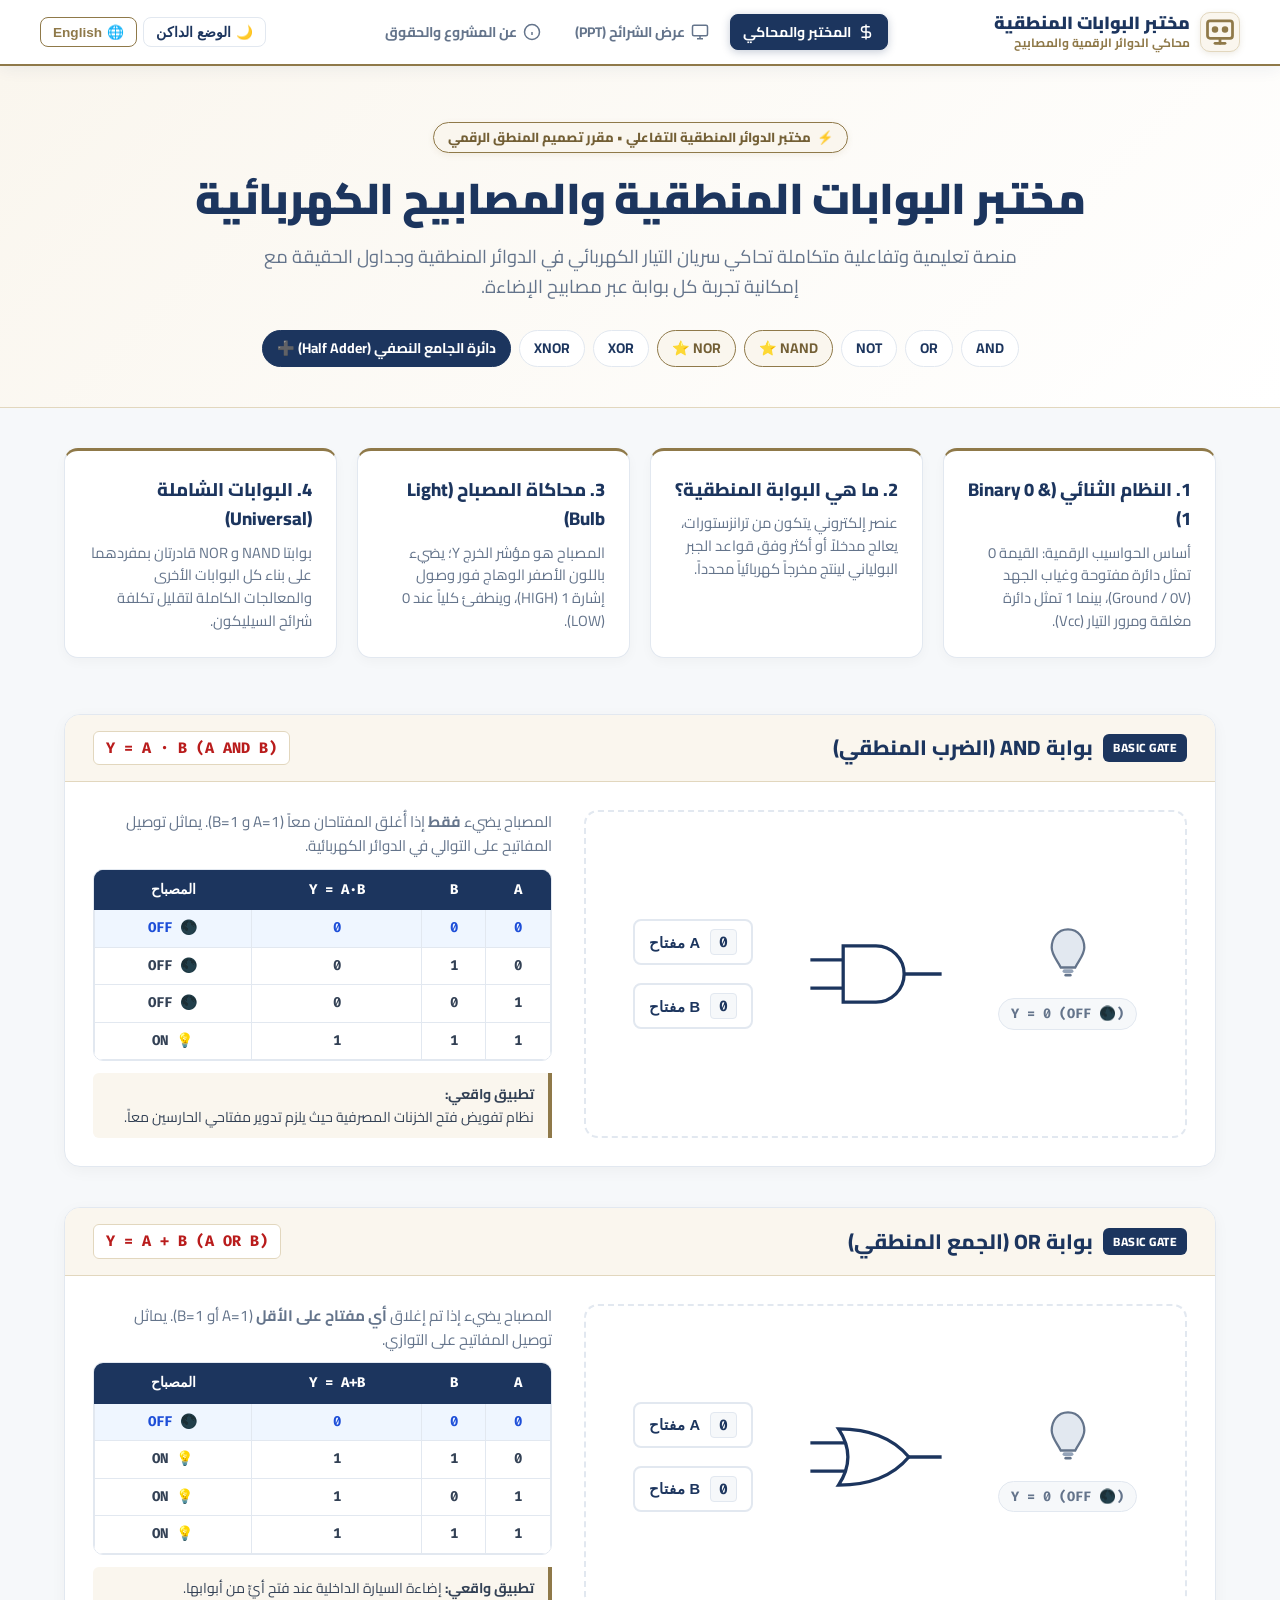
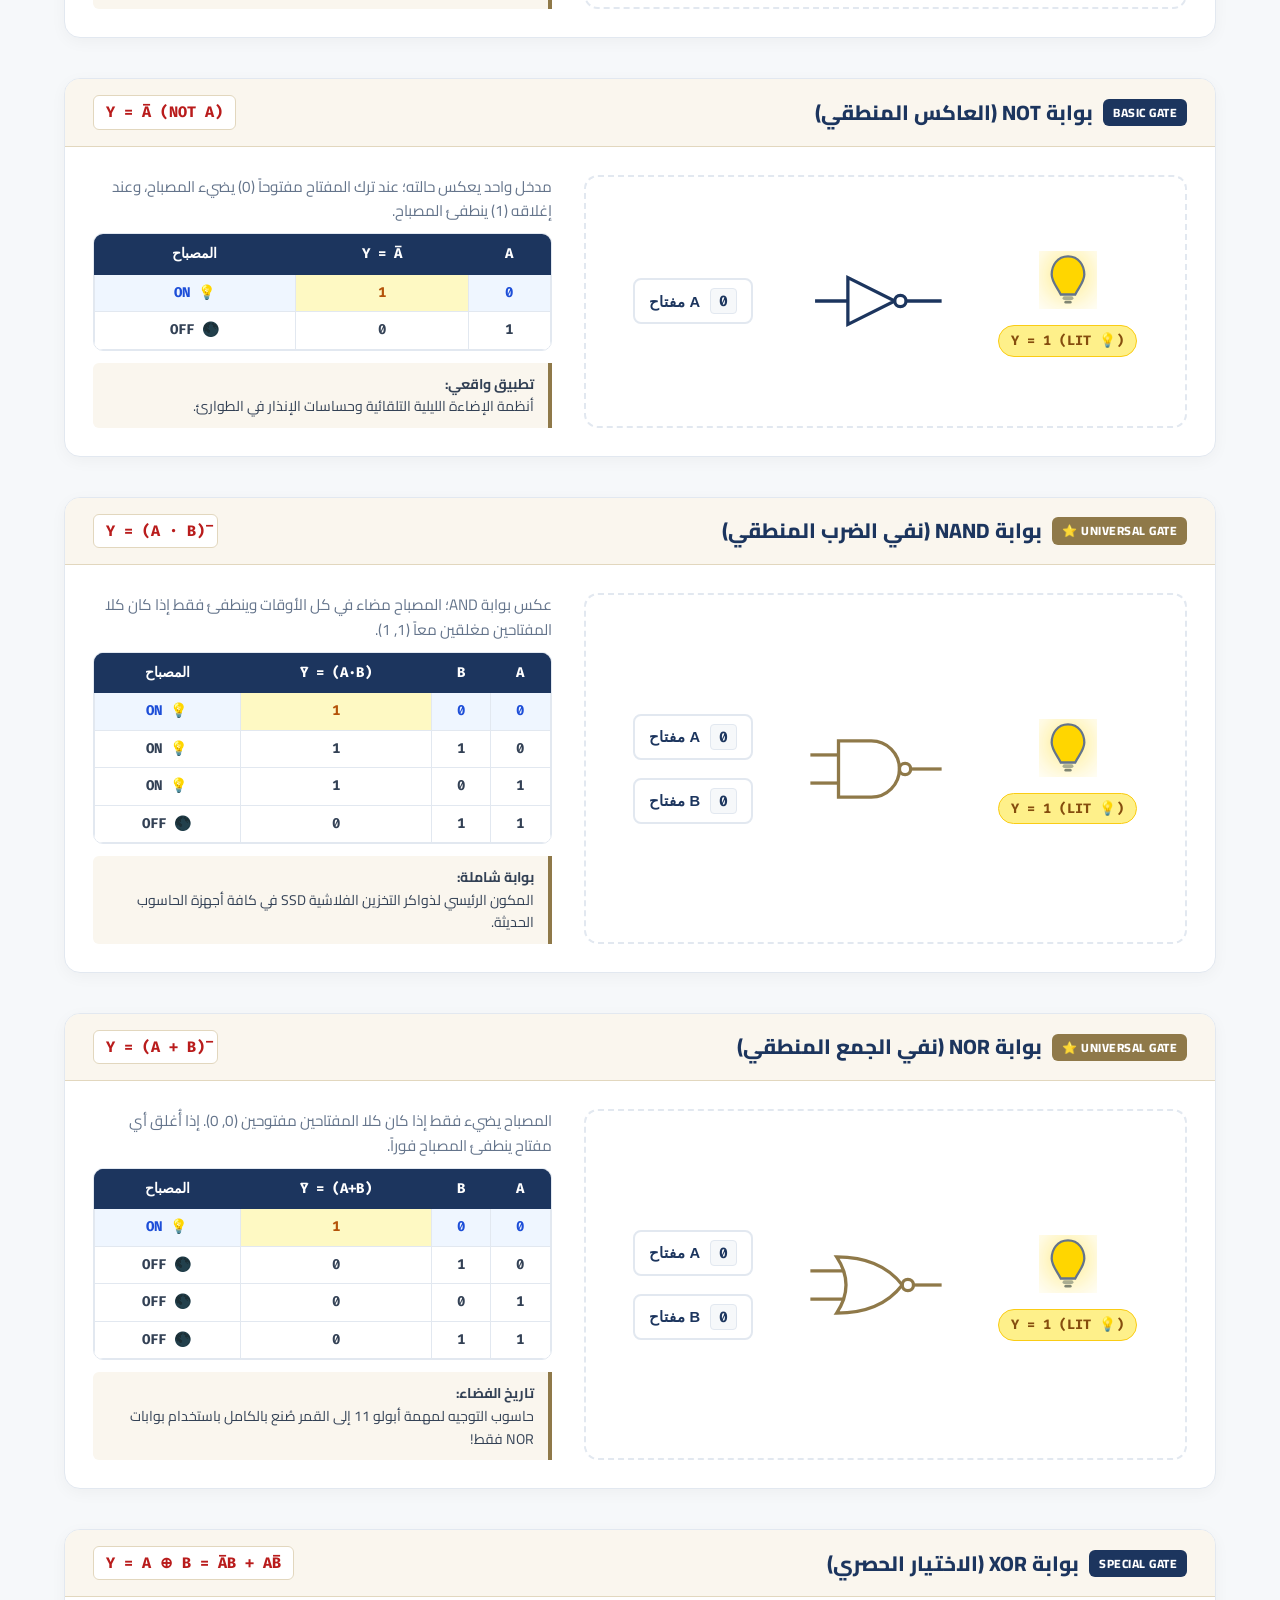
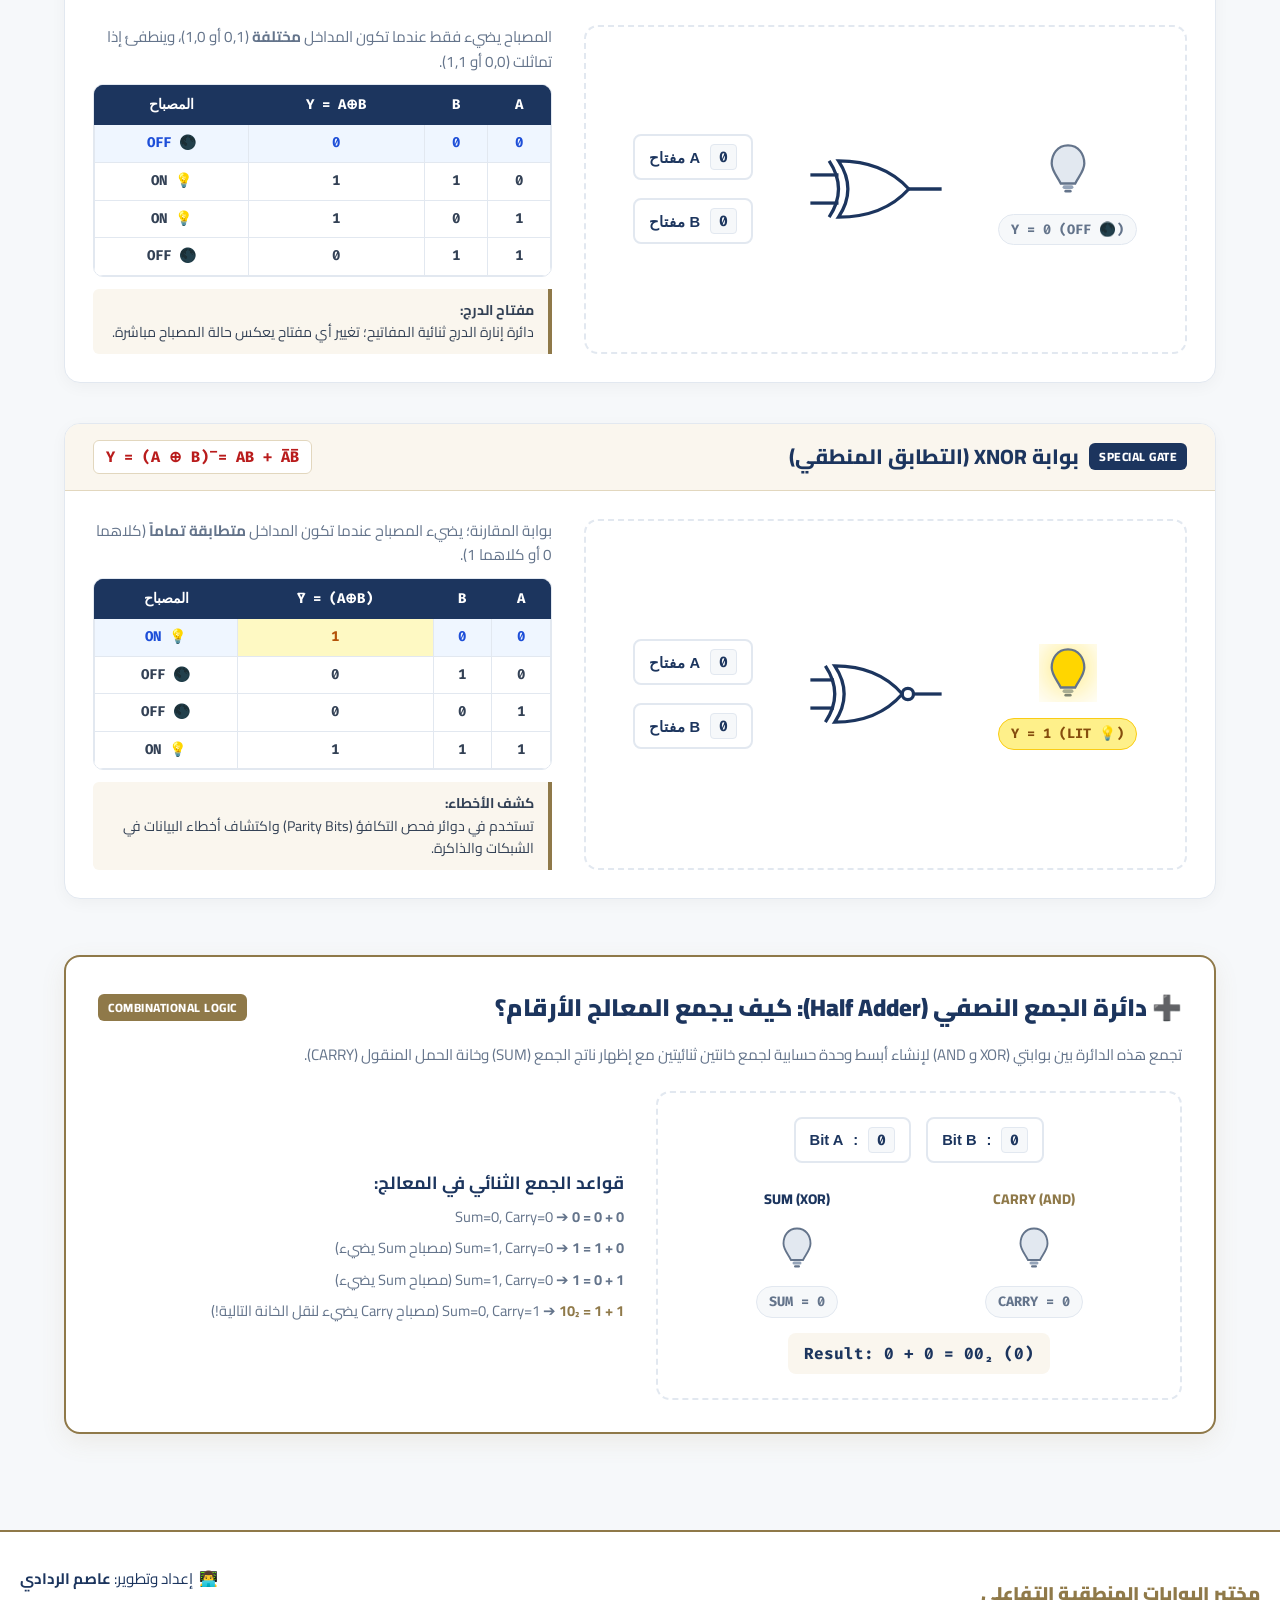
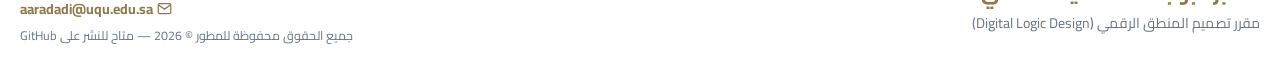
<file: index.html>
<!DOCTYPE html>
<html lang="ar" dir="rtl">
<head>
  <meta charset="UTF-8">
  <meta name="viewport" content="width=device-width, initial-scale=1.0">
  <title>مختبر البوابات المنطقية والمصابيح | جامعة أم القرى (UQU)</title>
  
  <!-- Fonts: Cairo (Official Arabic Web Font) + Outfit + Fira Code -->
  <link rel="preconnect" href="https://fonts.googleapis.com">
  <link rel="preconnect" href="https://fonts.gstatic.com" crossorigin>
  <link href="https://fonts.googleapis.com/css2?family=Cairo:wght@400;600;700;800;900&family=Fira+Code:wght@400;600;700&family=Outfit:wght@400;600;700;800&display=swap" rel="stylesheet">
  
  <!-- UQU Unified Stylesheet -->
  <link rel="stylesheet" href="uqu-style.css">

  <style>
    /* PAGE SPECIFIC WORKBENCH STYLING */
    .hero-banner {
      background: linear-gradient(135deg, var(--uqu-cream) 0%, var(--bg-card) 100%);
      border-bottom: 1.5px solid var(--uqu-border-gold);
      padding: 3.5rem 1.5rem 2.5rem;
      text-align: center;
    }

    .hero-container {
      max-width: 900px;
      margin: 0 auto;
    }

    .uqu-badge-pill {
      display: inline-flex;
      align-items: center;
      gap: 6px;
      background: var(--uqu-cream);
      border: 1.5px solid var(--uqu-gold);
      color: var(--uqu-gold-dark);
      font-weight: 800;
      font-size: 0.82rem;
      padding: 4px 14px;
      border-radius: 20px;
      margin-bottom: 1.2rem;
      box-shadow: 0 2px 6px rgba(143, 121, 73, 0.1);
    }
    body.dark-mode .uqu-badge-pill {
      color: var(--uqu-gold-light);
    }

    .hero-title {
      font-size: 2.7rem;
      font-weight: 900;
      color: var(--uqu-navy);
      line-height: 1.25;
      margin-bottom: 1rem;
      letter-spacing: -0.5px;
    }

    .hero-desc {
      font-size: 1.15rem;
      color: var(--text-muted);
      max-width: 760px;
      margin: 0 auto 1.8rem;
    }

    .gate-quick-links {
      display: flex;
      justify-content: center;
      flex-wrap: wrap;
      gap: 8px;
    }

    .gate-chip {
      background: var(--bg-card);
      border: 1.5px solid var(--border-card);
      color: var(--text-primary);
      padding: 6px 14px;
      border-radius: 20px;
      font-weight: 700;
      font-size: 0.88rem;
      text-decoration: none;
      transition: all 0.2s;
    }
    .gate-chip:hover {
      border-color: var(--uqu-gold);
      background: var(--uqu-cream);
      transform: translateY(-2px);
    }
    .gate-chip.special-chip {
      border-color: var(--uqu-gold);
      color: var(--uqu-gold-dark);
      background: var(--uqu-cream);
    }

    /* MAIN CONTAINER */
    .lab-container {
      max-width: 1200px;
      margin: 0 auto;
      padding: 2.5rem 1.5rem;
    }

    /* CONCEPTS 4-GRID */
    .concepts-grid {
      display: grid;
      grid-template-columns: repeat(auto-fit, minmax(260px, 1fr));
      gap: 1.25rem;
      margin-bottom: 3.5rem;
    }

    .concept-card {
      background: var(--bg-card);
      border: 1.5px solid var(--border-card);
      border-radius: 14px;
      padding: 1.5rem;
      box-shadow: 0 4px 12px rgba(0,0,0,0.03);
      transition: all 0.2s;
      border-top: 3px solid var(--uqu-gold);
    }
    .concept-card:hover {
      transform: translateY(-3px);
      box-shadow: 0 8px 20px rgba(143, 121, 73, 0.12);
    }

    .concept-card h3 {
      font-size: 1.15rem;
      color: var(--uqu-navy);
      font-weight: 800;
      margin-bottom: 8px;
    }

    .concept-card p {
      font-size: 0.92rem;
      color: var(--text-muted);
      line-height: 1.55;
    }

    /* GATE CARD */
    .gate-block {
      background: var(--bg-card);
      border: 1.5px solid var(--border-card);
      border-radius: 16px;
      margin-bottom: 2.5rem;
      overflow: hidden;
      box-shadow: 0 4px 16px rgba(0,0,0,0.04);
      transition: border-color 0.2s;
    }
    .gate-block:hover {
      border-color: var(--uqu-gold);
    }

    .gate-head {
      background: var(--uqu-cream);
      border-bottom: 1.5px solid var(--uqu-border-gold);
      padding: 1rem 1.75rem;
      display: flex;
      justify-content: space-between;
      align-items: center;
      flex-wrap: wrap;
      gap: 10px;
    }

    .gate-badge-tag {
      font-size: 0.75rem;
      font-weight: 800;
      padding: 4px 10px;
      border-radius: 6px;
      letter-spacing: 0.5px;
      text-transform: uppercase;
      background: #1C355E;
      color: #fff;
    }
    .gate-badge-tag.univ {
      background: #8F7949;
    }

    .gate-formula-pill {
      font-family: 'Fira Code', monospace;
      font-weight: 700;
      background: var(--bg-card);
      border: 1.5px solid var(--uqu-border-gold);
      padding: 4px 12px;
      border-radius: 6px;
      color: #b91c1c;
      font-size: 0.95rem;
      direction: ltr;
    }
    body.dark-mode .gate-formula-pill {
      color: #f87171;
    }

    .gate-body-grid {
      display: grid;
      grid-template-columns: 1.25fr 0.95fr;
      gap: 2rem;
      padding: 1.75rem;
    }
    @media (max-width: 900px) {
      .gate-body-grid { grid-template-columns: 1fr; }
    }

    /* SIMULATION WORKBENCH (ALWAYS ENFORCE LTR FOR CIRCUIT DIAGRAMS) */
    .circuit-bench {
      direction: ltr !important; /* الهندسيات والدوائر الكهربائية دائماً من اليسار لليمين */
      background: #ffffff;
      border: 2px dashed var(--border-card);
      border-radius: 14px;
      padding: 1.5rem;
      display: flex;
      align-items: center;
      justify-content: space-around;
      min-height: 240px;
      position: relative;
    }
    body.dark-mode .circuit-bench {
      background: #090e18;
      border-style: solid;
    }

    /* SWITCHES */
    .switches-col {
      display: flex;
      flex-direction: column;
      gap: 18px;
      z-index: 2;
    }

    .uqu-switch-btn {
      background: var(--bg-card);
      border: 2px solid var(--border-card);
      padding: 8px 14px;
      border-radius: 8px;
      cursor: pointer;
      display: flex;
      align-items: center;
      gap: 10px;
      font-weight: 800;
      font-size: 0.92rem;
      color: var(--text-primary);
      transition: all 0.2s;
      user-select: none;
    }
    .uqu-switch-btn:hover {
      border-color: var(--uqu-gold);
    }
    .uqu-switch-btn.active {
      background: #DCFCE7;
      border-color: #16A34A;
      color: #14532D;
      box-shadow: 0 0 10px rgba(22, 163, 74, 0.25);
    }

    .switch-val-badge {
      font-family: 'Fira Code', monospace;
      background: var(--bg-page);
      border: 1px solid var(--border-card);
      padding: 2px 8px;
      border-radius: 4px;
      font-weight: 900;
    }
    .uqu-switch-btn.active .switch-val-badge {
      background: #16A34A;
      color: #FFFFFF;
      border-color: #16A34A;
    }

    /* SCHEMATIC SVG */
    .schematic-box {
      display: flex;
      align-items: center;
      justify-content: center;
    }
    .gate-wire-svg {
      width: 150px;
      height: 90px;
    }

    /* BULB */
    .bulb-col {
      display: flex;
      flex-direction: column;
      align-items: center;
      gap: 10px;
      z-index: 2;
    }

    .bulb-socket {
      width: 70px;
      height: 70px;
      display: flex;
      align-items: center;
      justify-content: center;
      position: relative;
    }

    .bulb-svg-elem {
      width: 58px;
      height: 58px;
      transition: all 0.25s;
    }

    .bulb-glass-core {
      fill: var(--bulb-off);
      transition: fill 0.25s;
    }

    .bulb-col.lit .bulb-glass-core {
      fill: var(--bulb-on) !important;
      filter: drop-shadow(0 0 22px rgba(255, 214, 0, 0.95));
    }

    .bulb-state-tag {
      font-family: 'Fira Code', monospace;
      font-size: 0.85rem;
      font-weight: 800;
      padding: 4px 12px;
      border-radius: 20px;
      background: var(--bg-page);
      border: 1px solid var(--border-card);
      color: var(--text-muted);
    }
    .bulb-col.lit .bulb-state-tag {
      background: #FEF08A;
      color: #854D0E;
      border-color: #FACC15;
    }

    /* TRUTH TABLE */
    .uqu-table-box {
      border-radius: 10px;
      overflow: hidden;
      border: 1.5px solid var(--border-card);
      margin-top: 10px;
    }

    .uqu-truth-table {
      width: 100%;
      border-collapse: collapse;
      font-family: 'Fira Code', monospace;
      font-size: 0.88rem;
      text-align: center;
      background: var(--bg-card);
    }

    .uqu-truth-table th {
      background: #1C355E;
      color: #FFFFFF;
      padding: 8px 10px;
      border: 1px solid #1C355E;
    }

    .uqu-truth-table td {
      padding: 7px 10px;
      border: 1px solid var(--border-card);
      color: var(--text-body);
      font-weight: 700;
    }

    .uqu-truth-table tr.active-row td {
      background: #EFF6FF;
      color: #1D4ED8;
      font-weight: 900;
    }
    .uqu-truth-table tr.active-row td.output-1 {
      background: #FEF9C3;
      color: #B45309;
    }

    /* REAL WORLD CARD */
    .uqu-real-card {
      background: var(--uqu-cream);
      border-right: 4px solid var(--uqu-gold);
      padding: 10px 14px;
      border-radius: 6px 0 0 6px;
      font-size: 0.88rem;
      margin-top: 12px;
      color: var(--text-body);
    }
    body.lang-en .uqu-real-card {
      border-right: none;
      border-left: 4px solid var(--uqu-gold);
      border-radius: 0 6px 6px 0;
    }

    /* HALF ADDER EXPANSION */
    .adder-box {
      background: var(--bg-card);
      border: 2px solid var(--uqu-gold);
      border-radius: 16px;
      padding: 2rem;
      margin-top: 3.5rem;
      box-shadow: 0 8px 24px rgba(143, 121, 73, 0.1);
    }

    .adder-header {
      display: flex;
      justify-content: space-between;
      align-items: center;
      flex-wrap: wrap;
      gap: 10px;
      margin-bottom: 1rem;
    }
    .adder-header h3 {
      font-size: 1.5rem;
      color: var(--uqu-navy);
      font-weight: 900;
    }

    .adder-layout-grid {
      display: grid;
      grid-template-columns: 1fr 1fr;
      gap: 2rem;
      align-items: center;
    }

    /* MOBILE PHONES RESPONSIVENESS (<= 768px) */
    @media (max-width: 768px) {
      .hero-title {
        font-size: 1.85rem;
      }
      .hero-desc {
        font-size: 0.95rem;
      }
      .lab-container {
        padding: 1.2rem 0.8rem;
      }
      .gate-head {
        padding: 0.8rem 1rem;
        flex-direction: column;
        align-items: flex-start;
        gap: 8px;
      }
      .gate-body-grid {
        padding: 1rem 0.8rem;
        gap: 1.2rem;
      }
      .circuit-bench {
        padding: 1rem 0.5rem;
        gap: 6px;
      }
      .uqu-switch-btn {
        padding: 6px 8px;
        font-size: 0.8rem;
        gap: 5px;
      }
      .switch-val-badge {
        padding: 1px 5px;
      }
      .gate-wire-svg {
        width: 105px;
        height: 70px;
      }
      .bulb-socket {
        width: 50px;
        height: 50px;
      }
      .bulb-svg-elem {
        width: 44px;
        height: 44px;
      }
      .bulb-state-tag {
        font-size: 0.72rem;
        padding: 2px 8px;
      }
      .uqu-truth-table th, .uqu-truth-table td {
        padding: 5px 6px;
        font-size: 0.78rem;
      }
      .adder-box {
        padding: 1.2rem 0.8rem;
      }
      .adder-layout-grid {
        grid-template-columns: 1fr;
        gap: 1.2rem;
      }
    }
  </style>
</head>
<body class="lang-ar">

  <!-- UNIFIED UQU TOP NAVIGATION BAR (Injected by uqu-theme.js) -->
  <header id="uqu-header"></header>

  <!-- HERO SECTION -->
  <section class="hero-banner">
    <div class="hero-container">
      <div class="uqu-badge-pill">
        <span>⚡</span>
        <span class="ar-txt">مختبر الدوائر المنطقية التفاعلي • مقرر تصميم المنطق الرقمي</span>
        <span class="en-txt">Interactive Digital Circuits Lab • Logic Design Course</span>
      </div>

      <h1 class="hero-title">
        <span class="ar-txt">مختبر البوابات المنطقية والمصابيح الكهربائية</span>
        <span class="en-txt">Interactive Logic Gates & Light Bulb Simulator</span>
      </h1>

      <p class="hero-desc">
        <span class="ar-txt">منصة تعليمية وتفاعلية متكاملة تحاكي سريان التيار الكهربائي في الدوائر المنطقية وجداول الحقيقة مع إمكانية تجربة كل بوابة عبر مصابيح الإضاءة.</span>
        <span class="en-txt">A comprehensive interactive learning lab simulating electrical current flow through logic gates, truth tables, and real incandescent lamps.</span>
      </p>

      <div class="gate-quick-links">
        <a href="#gate-and" class="gate-chip">AND</a>
        <a href="#gate-or" class="gate-chip">OR</a>
        <a href="#gate-not" class="gate-chip">NOT</a>
        <a href="#gate-nand" class="gate-chip special-chip">NAND ⭐</a>
        <a href="#gate-nor" class="gate-chip special-chip">NOR ⭐</a>
        <a href="#gate-xor" class="gate-chip">XOR</a>
        <a href="#gate-xnor" class="gate-chip">XNOR</a>
        <a href="#half-adder-sec" class="gate-chip" style="background: #1C355E; color: white; border-color: #1C355E;">
          <span class="ar-txt">دائرة الجامع النصفي (Half Adder) ➕</span>
          <span class="en-txt">Half Adder Circuit ➕</span>
        </a>
      </div>
    </div>
  </section>

  <!-- MAIN LAB CONTENT -->
  <main class="lab-container">

    <!-- 4 CORE PRINCIPLE CARDS -->
    <section class="concepts-grid">
      <div class="concept-card">
        <h3>
          <span class="ar-txt">1. النظام الثنائي (Binary 0 & 1)</span>
          <span class="en-txt">1. Binary System (0 & 1)</span>
        </h3>
        <p>
          <span class="ar-txt">أساس الحواسيب الرقمية: القيمة 0 تمثل دائرة مفتوحة وغياب الجهد (Ground / 0V)، بينما 1 تمثل دائرة مغلقة ومرور التيار (Vcc).</span>
          <span class="en-txt">Digital foundation: 0 represents an open circuit and zero voltage (Ground), while 1 represents a closed circuit and active voltage (Vcc).</span>
        </p>
      </div>

      <div class="concept-card">
        <h3>
          <span class="ar-txt">2. ما هي البوابة المنطقية؟</span>
          <span class="en-txt">2. What is a Logic Gate?</span>
        </h3>
        <p>
          <span class="ar-txt">عنصر إلكتروني يتكون من ترانزستورات، يعالج مدخلاً أو أكثر وفق قواعد الجبر البولياني لينتج مخرجاً كهربائياً محدداً.</span>
          <span class="en-txt">An electronic device built of transistors that processes inputs using Boolean logic to produce a single electrical output.</span>
        </p>
      </div>

      <div class="concept-card">
        <h3>
          <span class="ar-txt">3. محاكاة المصباح (Light Bulb)</span>
          <span class="en-txt">3. Light Bulb Simulation</span>
        </h3>
        <p>
          <span class="ar-txt">المصباح هو مؤشر الخرج Y؛ يضيء باللون الأصفر الوهاج فور وصول إشارة 1 (HIGH)، وينطفئ كلياً عند 0 (LOW).</span>
          <span class="en-txt">The incandescent bulb indicates output Y; it illuminates yellow upon receiving a 1 (HIGH) and darkens on 0 (LOW).</span>
        </p>
      </div>

      <div class="concept-card">
        <h3>
          <span class="ar-txt">4. البوابات الشاملة (Universal)</span>
          <span class="en-txt">4. Universal Gates (NAND/NOR)</span>
        </h3>
        <p>
          <span class="ar-txt">بوابتا NAND و NOR قادرتان بمفردهما على بناء كل البوابات الأخرى والمعالجات الكاملة لتقليل تكلفة شرائح السيليكون.</span>
          <span class="en-txt">NAND and NOR alone can synthesize every other gate type, significantly reducing silicon fabrication complexity and cost.</span>
        </p>
      </div>
    </section>

    <!-- SECTION: THE 7 LOGIC GATES -->
    <section>
      <!-- 1. AND GATE -->
      <article class="gate-block" id="gate-and">
        <div class="gate-head">
          <div style="display: flex; align-items: center; gap: 10px;">
            <span class="gate-badge-tag">BASIC GATE</span>
            <h3 style="font-size: 1.3rem; font-weight: 800; color: var(--uqu-navy);">
              <span class="ar-txt">بوابة AND (الضرب المنطقي)</span>
              <span class="en-txt">AND Gate (Conjunction)</span>
            </h3>
          </div>
          <div class="gate-formula-pill">Y = A · B (A AND B)</div>
        </div>
        <div class="gate-body-grid">
          <div class="circuit-bench">
            <div class="switches-col">
              <button class="uqu-switch-btn" id="sw-and-a" onclick="flipGateSwitch('and', 'a')">
                <span><span class="ar-txt">مفتاح A</span><span class="en-txt">Switch A</span></span>
                <span class="switch-val-badge" id="val-and-a">0</span>
              </button>
              <button class="uqu-switch-btn" id="sw-and-b" onclick="flipGateSwitch('and', 'b')">
                <span><span class="ar-txt">مفتاح B</span><span class="en-txt">Switch B</span></span>
                <span class="switch-val-badge" id="val-and-b">0</span>
              </button>
            </div>

            <div class="schematic-box">
              <svg class="gate-wire-svg" viewBox="0 0 160 80">
                <line x1="10" y1="25" x2="45" y2="25" stroke="#1C355E" stroke-width="3.5"/>
                <line x1="10" y1="55" x2="45" y2="55" stroke="#1C355E" stroke-width="3.5"/>
                <path d="M 45 10 L 80 10 A 30 30 0 0 1 80 70 L 45 70 Z" fill="#ffffff" stroke="#1C355E" stroke-width="3.5"/>
                <line x1="110" y1="40" x2="150" y2="40" stroke="#1C355E" stroke-width="3.5"/>
              </svg>
            </div>

            <div class="bulb-col" id="bulb-col-and">
              <div class="bulb-socket">
                <svg class="bulb-svg-elem" viewBox="0 0 64 64">
                  <rect x="26" y="50" width="12" height="4" rx="2" fill="#94a3b8"/>
                  <rect x="28" y="55" width="8" height="3" rx="1.5" fill="#64748b"/>
                  <path class="bulb-glass-core" d="M32,6 C20,6 14,16 14,26 C14,34 20,40 24,48 L40,48 C44,40 50,34 50,26 C50,16 44,6 32,6 Z" stroke="#64748b" stroke-width="2.5"/>
                </svg>
              </div>
              <span class="bulb-state-tag" id="badge-and">Y = 0 (OFF)</span>
            </div>
          </div>

          <div>
            <p style="font-size: 0.95rem; color: var(--text-muted);">
              <span class="ar-txt">المصباح يضيء <strong>فقط</strong> إذا أُغلق المفتاحان معاً (A=1 و B=1). يماثل توصيل المفاتيح على التوالي في الدوائر الكهربائية.</span>
              <span class="en-txt">The lamp turns ON <strong>ONLY</strong> when both switches are closed (A=1 and B=1). Analogous to series switches in an electrical circuit.</span>
            </p>
            <div class="uqu-table-box">
              <table class="uqu-truth-table" id="table-and">
                <thead><tr><th>A</th><th>B</th><th>Y = A·B</th><th><span class="ar-txt">المصباح</span><span class="en-txt">Lamp</span></th></tr></thead>
                <tbody>
                  <tr data-row="00" class="active-row"><td>0</td><td>0</td><td>0</td><td>🌑 OFF</td></tr>
                  <tr data-row="01"><td>0</td><td>1</td><td>0</td><td>🌑 OFF</td></tr>
                  <tr data-row="10"><td>1</td><td>0</td><td>0</td><td>🌑 OFF</td></tr>
                  <tr data-row="11"><td>1</td><td>1</td><td class="output-1">1</td><td>💡 ON</td></tr>
                </tbody>
              </table>
            </div>
            <div class="uqu-real-card">
              <strong class="ar-txt">تطبيق واقعي:</strong><strong class="en-txt">Application:</strong>
              <span class="ar-txt">نظام تفويض فتح الخزنات المصرفية حيث يلزم تدوير مفتاحي الحارسين معاً.</span>
              <span class="en-txt">Two-operator security clearance requiring dual simultaneous keys.</span>
            </div>
          </div>
        </div>
      </article>

      <!-- 2. OR GATE -->
      <article class="gate-block" id="gate-or">
        <div class="gate-head">
          <div style="display: flex; align-items: center; gap: 10px;">
            <span class="gate-badge-tag">BASIC GATE</span>
            <h3 style="font-size: 1.3rem; font-weight: 800; color: var(--uqu-navy);">
              <span class="ar-txt">بوابة OR (الجمع المنطقي)</span>
              <span class="en-txt">OR Gate (Disjunction)</span>
            </h3>
          </div>
          <div class="gate-formula-pill">Y = A + B (A OR B)</div>
        </div>
        <div class="gate-body-grid">
          <div class="circuit-bench">
            <div class="switches-col">
              <button class="uqu-switch-btn" id="sw-or-a" onclick="flipGateSwitch('or', 'a')">
                <span><span class="ar-txt">مفتاح A</span><span class="en-txt">Switch A</span></span>
                <span class="switch-val-badge" id="val-or-a">0</span>
              </button>
              <button class="uqu-switch-btn" id="sw-or-b" onclick="flipGateSwitch('or', 'b')">
                <span><span class="ar-txt">مفتاح B</span><span class="en-txt">Switch B</span></span>
                <span class="switch-val-badge" id="val-or-b">0</span>
              </button>
            </div>

            <div class="schematic-box">
              <svg class="gate-wire-svg" viewBox="0 0 160 80">
                <line x1="10" y1="25" x2="48" y2="25" stroke="#1C355E" stroke-width="3.5"/>
                <line x1="10" y1="55" x2="48" y2="55" stroke="#1C355E" stroke-width="3.5"/>
                <path d="M 40 10 Q 60 40 40 70 Q 90 70 115 40 Q 90 10 40 10 Z" fill="#ffffff" stroke="#1C355E" stroke-width="3.5"/>
                <line x1="115" y1="40" x2="150" y2="40" stroke="#1C355E" stroke-width="3.5"/>
              </svg>
            </div>

            <div class="bulb-col" id="bulb-col-or">
              <div class="bulb-socket">
                <svg class="bulb-svg-elem" viewBox="0 0 64 64">
                  <rect x="26" y="50" width="12" height="4" rx="2" fill="#94a3b8"/>
                  <rect x="28" y="55" width="8" height="3" rx="1.5" fill="#64748b"/>
                  <path class="bulb-glass-core" d="M32,6 C20,6 14,16 14,26 C14,34 20,40 24,48 L40,48 C44,40 50,34 50,26 C50,16 44,6 32,6 Z" stroke="#64748b" stroke-width="2.5"/>
                </svg>
              </div>
              <span class="bulb-state-tag" id="badge-or">Y = 0 (OFF)</span>
            </div>
          </div>

          <div>
            <p style="font-size: 0.95rem; color: var(--text-muted);">
              <span class="ar-txt">المصباح يضيء إذا تم إغلاق <strong>أي مفتاح على الأقل</strong> (A=1 أو B=1). يماثل توصيل المفاتيح على التوازي.</span>
              <span class="en-txt">The lamp turns ON if <strong>AT LEAST ONE</strong> switch is closed. Analogous to two parallel switches.</span>
            </p>
            <div class="uqu-table-box">
              <table class="uqu-truth-table" id="table-or">
                <thead><tr><th>A</th><th>B</th><th>Y = A+B</th><th><span class="ar-txt">المصباح</span><span class="en-txt">Lamp</span></th></tr></thead>
                <tbody>
                  <tr data-row="00" class="active-row"><td>0</td><td>0</td><td>0</td><td>🌑 OFF</td></tr>
                  <tr data-row="01"><td>0</td><td>1</td><td class="output-1">1</td><td>💡 ON</td></tr>
                  <tr data-row="10"><td>1</td><td>0</td><td class="output-1">1</td><td>💡 ON</td></tr>
                  <tr data-row="11"><td>1</td><td>1</td><td class="output-1">1</td><td>💡 ON</td></tr>
                </tbody>
              </table>
            </div>
            <div class="uqu-real-card">
              <strong class="ar-txt">تطبيق واقعي:</strong><strong class="en-txt">Application:</strong>
              <span class="ar-txt">إضاءة السيارة الداخلية عند فتح أيٍّ من أبوابها.</span>
              <span class="en-txt">Interior cabin lighting activating when any vehicle door is opened.</span>
            </div>
          </div>
        </div>
      </article>

      <!-- 3. NOT GATE -->
      <article class="gate-block" id="gate-not">
        <div class="gate-head">
          <div style="display: flex; align-items: center; gap: 10px;">
            <span class="gate-badge-tag">BASIC GATE</span>
            <h3 style="font-size: 1.3rem; font-weight: 800; color: var(--uqu-navy);">
              <span class="ar-txt">بوابة NOT (العاكس المنطقي)</span>
              <span class="en-txt">NOT Gate (Inverter)</span>
            </h3>
          </div>
          <div class="gate-formula-pill">Y = A&#773; (NOT A)</div>
        </div>
        <div class="gate-body-grid">
          <div class="circuit-bench">
            <div class="switches-col">
              <button class="uqu-switch-btn" id="sw-not-a" onclick="flipGateSwitch('not', 'a')">
                <span><span class="ar-txt">مفتاح A</span><span class="en-txt">Switch A</span></span>
                <span class="switch-val-badge" id="val-not-a">0</span>
              </button>
            </div>

            <div class="schematic-box">
              <svg class="gate-wire-svg" viewBox="0 0 160 80">
                <line x1="15" y1="40" x2="50" y2="40" stroke="#1C355E" stroke-width="3.5"/>
                <polygon points="50,15 50,65 100,40" fill="#ffffff" stroke="#1C355E" stroke-width="3.5"/>
                <circle cx="106" cy="40" r="6" fill="#ffffff" stroke="#1C355E" stroke-width="3.5"/>
                <line x1="112" y1="40" x2="150" y2="40" stroke="#1C355E" stroke-width="3.5"/>
              </svg>
            </div>

            <div class="bulb-col lit" id="bulb-col-not">
              <div class="bulb-socket">
                <svg class="bulb-svg-elem" viewBox="0 0 64 64">
                  <rect x="26" y="50" width="12" height="4" rx="2" fill="#94a3b8"/>
                  <rect x="28" y="55" width="8" height="3" rx="1.5" fill="#64748b"/>
                  <path class="bulb-glass-core" d="M32,6 C20,6 14,16 14,26 C14,34 20,40 24,48 L40,48 C44,40 50,34 50,26 C50,16 44,6 32,6 Z" stroke="#64748b" stroke-width="2.5"/>
                </svg>
              </div>
              <span class="bulb-state-tag" id="badge-not">Y = 1 (LIT)</span>
            </div>
          </div>

          <div>
            <p style="font-size: 0.95rem; color: var(--text-muted);">
              <span class="ar-txt">مدخل واحد يعكس حالته؛ عند ترك المفتاح مفتوحاً (0) يضيء المصباح، وعند إغلاقه (1) ينطفئ المصباح.</span>
              <span class="en-txt">Single input that inverts signal. When switch is open (0), lamp is lit (1); closing it turns the lamp OFF.</span>
            </p>
            <div class="uqu-table-box">
              <table class="uqu-truth-table" id="table-not">
                <thead><tr><th>A</th><th>Y = A&#773;</th><th><span class="ar-txt">المصباح</span><span class="en-txt">Lamp</span></th></tr></thead>
                <tbody>
                  <tr data-row="0" class="active-row"><td>0</td><td class="output-1">1</td><td>💡 ON</td></tr>
                  <tr data-row="1"><td>1</td><td>0</td><td>🌑 OFF</td></tr>
                </tbody>
              </table>
            </div>
            <div class="uqu-real-card">
              <strong class="ar-txt">تطبيق واقعي:</strong><strong class="en-txt">Application:</strong>
              <span class="ar-txt">أنظمة الإضاءة الليلية التلقائية وحساسات الإنذار في الطوارئ.</span>
              <span class="en-txt">Automatic photocell streetlights turning on when ambient light drops.</span>
            </div>
          </div>
        </div>
      </article>

      <!-- 4. NAND GATE (UNIVERSAL) -->
      <article class="gate-block" id="gate-nand">
        <div class="gate-head">
          <div style="display: flex; align-items: center; gap: 10px;">
            <span class="gate-badge-tag univ">UNIVERSAL GATE ⭐</span>
            <h3 style="font-size: 1.3rem; font-weight: 800; color: var(--uqu-navy);">
              <span class="ar-txt">بوابة NAND (نفي الضرب المنطقي)</span>
              <span class="en-txt">NAND Gate (NOT-AND)</span>
            </h3>
          </div>
          <div class="gate-formula-pill">Y = (A · B)&#773;</div>
        </div>
        <div class="gate-body-grid">
          <div class="circuit-bench">
            <div class="switches-col">
              <button class="uqu-switch-btn" id="sw-nand-a" onclick="flipGateSwitch('nand', 'a')">
                <span><span class="ar-txt">مفتاح A</span><span class="en-txt">Switch A</span></span>
                <span class="switch-val-badge" id="val-nand-a">0</span>
              </button>
              <button class="uqu-switch-btn" id="sw-nand-b" onclick="flipGateSwitch('nand', 'b')">
                <span><span class="ar-txt">مفتاح B</span><span class="en-txt">Switch B</span></span>
                <span class="switch-val-badge" id="val-nand-b">0</span>
              </button>
            </div>

            <div class="schematic-box">
              <svg class="gate-wire-svg" viewBox="0 0 160 80">
                <line x1="10" y1="25" x2="40" y2="25" stroke="#8F7949" stroke-width="3.5"/>
                <line x1="10" y1="55" x2="40" y2="55" stroke="#8F7949" stroke-width="3.5"/>
                <path d="M 40 10 L 75 10 A 30 30 0 0 1 75 70 L 40 70 Z" fill="#ffffff" stroke="#8F7949" stroke-width="3.5"/>
                <circle cx="111" cy="40" r="6" fill="#ffffff" stroke="#8F7949" stroke-width="3.5"/>
                <line x1="117" y1="40" x2="150" y2="40" stroke="#8F7949" stroke-width="3.5"/>
              </svg>
            </div>

            <div class="bulb-col lit" id="bulb-col-nand">
              <div class="bulb-socket">
                <svg class="bulb-svg-elem" viewBox="0 0 64 64">
                  <rect x="26" y="50" width="12" height="4" rx="2" fill="#94a3b8"/>
                  <rect x="28" y="55" width="8" height="3" rx="1.5" fill="#64748b"/>
                  <path class="bulb-glass-core" d="M32,6 C20,6 14,16 14,26 C14,34 20,40 24,48 L40,48 C44,40 50,34 50,26 C50,16 44,6 32,6 Z" stroke="#64748b" stroke-width="2.5"/>
                </svg>
              </div>
              <span class="bulb-state-tag" id="badge-nand">Y = 1 (LIT)</span>
            </div>
          </div>

          <div>
            <p style="font-size: 0.95rem; color: var(--text-muted);">
              <span class="ar-txt">عكس بوابة AND؛ المصباح مضاء في كل الأوقات وينطفئ فقط إذا كان كلا المفتاحين مغلقين معاً (1, 1).</span>
              <span class="en-txt">Exact inversion of AND; the lamp is lit continuously except when BOTH switches are closed (1, 1).</span>
            </p>
            <div class="uqu-table-box">
              <table class="uqu-truth-table" id="table-nand">
                <thead><tr><th>A</th><th>B</th><th>Y = (A·B)&#773;</th><th><span class="ar-txt">المصباح</span><span class="en-txt">Lamp</span></th></tr></thead>
                <tbody>
                  <tr data-row="00" class="active-row"><td>0</td><td>0</td><td class="output-1">1</td><td>💡 ON</td></tr>
                  <tr data-row="01"><td>0</td><td>1</td><td class="output-1">1</td><td>💡 ON</td></tr>
                  <tr data-row="10"><td>1</td><td>0</td><td class="output-1">1</td><td>💡 ON</td></tr>
                  <tr data-row="11"><td>1</td><td>1</td><td>0</td><td>🌑 OFF</td></tr>
                </tbody>
              </table>
            </div>
            <div class="uqu-real-card">
              <strong class="ar-txt">بوابة شاملة:</strong><strong class="en-txt">Universal Gate:</strong>
              <span class="ar-txt">المكون الرئيسي لذواكر التخزين الفلاشية SSD في كافة أجهزة الحاسوب الحديثة.</span>
              <span class="en-txt">Primary building block of solid-state flash memory (NAND Flash SSDs).</span>
            </div>
          </div>
        </div>
      </article>

      <!-- 5. NOR GATE (UNIVERSAL) -->
      <article class="gate-block" id="gate-nor">
        <div class="gate-head">
          <div style="display: flex; align-items: center; gap: 10px;">
            <span class="gate-badge-tag univ">UNIVERSAL GATE ⭐</span>
            <h3 style="font-size: 1.3rem; font-weight: 800; color: var(--uqu-navy);">
              <span class="ar-txt">بوابة NOR (نفي الجمع المنطقي)</span>
              <span class="en-txt">NOR Gate (NOT-OR)</span>
            </h3>
          </div>
          <div class="gate-formula-pill">Y = (A + B)&#773;</div>
        </div>
        <div class="gate-body-grid">
          <div class="circuit-bench">
            <div class="switches-col">
              <button class="uqu-switch-btn" id="sw-nor-a" onclick="flipGateSwitch('nor', 'a')">
                <span><span class="ar-txt">مفتاح A</span><span class="en-txt">Switch A</span></span>
                <span class="switch-val-badge" id="val-nor-a">0</span>
              </button>
              <button class="uqu-switch-btn" id="sw-nor-b" onclick="flipGateSwitch('nor', 'b')">
                <span><span class="ar-txt">مفتاح B</span><span class="en-txt">Switch B</span></span>
                <span class="switch-val-badge" id="val-nor-b">0</span>
              </button>
            </div>

            <div class="schematic-box">
              <svg class="gate-wire-svg" viewBox="0 0 160 80">
                <line x1="10" y1="25" x2="45" y2="25" stroke="#8F7949" stroke-width="3.5"/>
                <line x1="10" y1="55" x2="45" y2="55" stroke="#8F7949" stroke-width="3.5"/>
                <path d="M 38 10 Q 58 40 38 70 Q 85 70 108 40 Q 85 10 38 10 Z" fill="#ffffff" stroke="#8F7949" stroke-width="3.5"/>
                <circle cx="114" cy="40" r="6" fill="#ffffff" stroke="#8F7949" stroke-width="3.5"/>
                <line x1="120" y1="40" x2="150" y2="40" stroke="#8F7949" stroke-width="3.5"/>
              </svg>
            </div>

            <div class="bulb-col lit" id="bulb-col-nor">
              <div class="bulb-socket">
                <svg class="bulb-svg-elem" viewBox="0 0 64 64">
                  <rect x="26" y="50" width="12" height="4" rx="2" fill="#94a3b8"/>
                  <rect x="28" y="55" width="8" height="3" rx="1.5" fill="#64748b"/>
                  <path class="bulb-glass-core" d="M32,6 C20,6 14,16 14,26 C14,34 20,40 24,48 L40,48 C44,40 50,34 50,26 C50,16 44,6 32,6 Z" stroke="#64748b" stroke-width="2.5"/>
                </svg>
              </div>
              <span class="bulb-state-tag" id="badge-nor">Y = 1 (LIT)</span>
            </div>
          </div>

          <div>
            <p style="font-size: 0.95rem; color: var(--text-muted);">
              <span class="ar-txt">المصباح يضيء فقط إذا كان كلا المفتاحين مفتوحين (0, 0). إذا أُغلق أي مفتاح ينطفئ المصباح فوراً.</span>
              <span class="en-txt">The lamp illuminates exclusively when BOTH switches are open (0, 0). Any closed switch extinguishes it.</span>
            </p>
            <div class="uqu-table-box">
              <table class="uqu-truth-table" id="table-nor">
                <thead><tr><th>A</th><th>B</th><th>Y = (A+B)&#773;</th><th><span class="ar-txt">المصباح</span><span class="en-txt">Lamp</span></th></tr></thead>
                <tbody>
                  <tr data-row="00" class="active-row"><td>0</td><td>0</td><td class="output-1">1</td><td>💡 ON</td></tr>
                  <tr data-row="01"><td>0</td><td>1</td><td>0</td><td>🌑 OFF</td></tr>
                  <tr data-row="10"><td>1</td><td>0</td><td>0</td><td>🌑 OFF</td></tr>
                  <tr data-row="11"><td>1</td><td>1</td><td>0</td><td>🌑 OFF</td></tr>
                </tbody>
              </table>
            </div>
            <div class="uqu-real-card">
              <strong class="ar-txt">تاريخ الفضاء:</strong><strong class="en-txt">Historical Trivia:</strong>
              <span class="ar-txt">حاسوب التوجيه لمهمة أبولو 11 إلى القمر صُنع بالكامل باستخدام بوابات NOR فقط!</span>
              <span class="en-txt">Apollo 11's guidance computer was built entirely out of interconnected NOR gates!</span>
            </div>
          </div>
        </div>
      </article>

      <!-- 6. XOR GATE -->
      <article class="gate-block" id="gate-xor">
        <div class="gate-head">
          <div style="display: flex; align-items: center; gap: 10px;">
            <span class="gate-badge-tag" style="background: #1C355E;">SPECIAL GATE</span>
            <h3 style="font-size: 1.3rem; font-weight: 800; color: var(--uqu-navy);">
              <span class="ar-txt">بوابة XOR (الاختيار الحصري)</span>
              <span class="en-txt">XOR Gate (Exclusive OR)</span>
            </h3>
          </div>
          <div class="gate-formula-pill">Y = A ⊕ B = A&#773;B + AB&#773;</div>
        </div>
        <div class="gate-body-grid">
          <div class="circuit-bench">
            <div class="switches-col">
              <button class="uqu-switch-btn" id="sw-xor-a" onclick="flipGateSwitch('xor', 'a')">
                <span><span class="ar-txt">مفتاح A</span><span class="en-txt">Switch A</span></span>
                <span class="switch-val-badge" id="val-xor-a">0</span>
              </button>
              <button class="uqu-switch-btn" id="sw-xor-b" onclick="flipGateSwitch('xor', 'b')">
                <span><span class="ar-txt">مفتاح B</span><span class="en-txt">Switch B</span></span>
                <span class="switch-val-badge" id="val-xor-b">0</span>
              </button>
            </div>

            <div class="schematic-box">
              <svg class="gate-wire-svg" viewBox="0 0 160 80">
                <line x1="10" y1="25" x2="40" y2="25" stroke="#1C355E" stroke-width="3.5"/>
                <line x1="10" y1="55" x2="40" y2="55" stroke="#1C355E" stroke-width="3.5"/>
                <path d="M 30 10 Q 50 40 30 70" fill="none" stroke="#1C355E" stroke-width="3.5"/>
                <path d="M 40 10 Q 60 40 40 70 Q 88 70 115 40 Q 88 10 40 10 Z" fill="#ffffff" stroke="#1C355E" stroke-width="3.5"/>
                <line x1="115" y1="40" x2="150" y2="40" stroke="#1C355E" stroke-width="3.5"/>
              </svg>
            </div>

            <div class="bulb-col" id="bulb-col-xor">
              <div class="bulb-socket">
                <svg class="bulb-svg-elem" viewBox="0 0 64 64">
                  <rect x="26" y="50" width="12" height="4" rx="2" fill="#94a3b8"/>
                  <rect x="28" y="55" width="8" height="3" rx="1.5" fill="#64748b"/>
                  <path class="bulb-glass-core" d="M32,6 C20,6 14,16 14,26 C14,34 20,40 24,48 L40,48 C44,40 50,34 50,26 C50,16 44,6 32,6 Z" stroke="#64748b" stroke-width="2.5"/>
                </svg>
              </div>
              <span class="bulb-state-tag" id="badge-xor">Y = 0 (OFF)</span>
            </div>
          </div>

          <div>
            <p style="font-size: 0.95rem; color: var(--text-muted);">
              <span class="ar-txt">المصباح يضيء فقط عندما تكون المداخل <strong>مختلفة</strong> (0,1 أو 1,0)، وينطفئ إذا تماثلت (0,0 أو 1,1).</span>
              <span class="en-txt">The lamp turns ON only when inputs are <strong>DIFFERENT</strong> (0,1 or 1,0), shutting off when identical.</span>
            </p>
            <div class="uqu-table-box">
              <table class="uqu-truth-table" id="table-xor">
                <thead><tr><th>A</th><th>B</th><th>Y = A⊕B</th><th><span class="ar-txt">المصباح</span><span class="en-txt">Lamp</span></th></tr></thead>
                <tbody>
                  <tr data-row="00" class="active-row"><td>0</td><td>0</td><td>0</td><td>🌑 OFF</td></tr>
                  <tr data-row="01"><td>0</td><td>1</td><td class="output-1">1</td><td>💡 ON</td></tr>
                  <tr data-row="10"><td>1</td><td>0</td><td class="output-1">1</td><td>💡 ON</td></tr>
                  <tr data-row="11"><td>1</td><td>1</td><td>0</td><td>🌑 OFF</td></tr>
                </tbody>
              </table>
            </div>
            <div class="uqu-real-card">
              <strong class="ar-txt">مفتاح الدرج:</strong><strong class="en-txt">Staircase Circuit:</strong>
              <span class="ar-txt">دائرة إنارة الدرج ثنائية المفاتيح؛ تغيير أي مفتاح يعكس حالة المصباح مباشرة.</span>
              <span class="en-txt">Two-way light switch circuit allowing toggle control from either floor.</span>
            </div>
          </div>
        </div>
      </article>

      <!-- 7. XNOR GATE -->
      <article class="gate-block" id="gate-xnor">
        <div class="gate-head">
          <div style="display: flex; align-items: center; gap: 10px;">
            <span class="gate-badge-tag" style="background: #1C355E;">SPECIAL GATE</span>
            <h3 style="font-size: 1.3rem; font-weight: 800; color: var(--uqu-navy);">
              <span class="ar-txt">بوابة XNOR (التطابق المنطقي)</span>
              <span class="en-txt">XNOR Gate (Equivalence)</span>
            </h3>
          </div>
          <div class="gate-formula-pill">Y = (A ⊕ B)&#773; = AB + A&#773;B&#773;</div>
        </div>
        <div class="gate-body-grid">
          <div class="circuit-bench">
            <div class="switches-col">
              <button class="uqu-switch-btn" id="sw-xnor-a" onclick="flipGateSwitch('xnor', 'a')">
                <span><span class="ar-txt">مفتاح A</span><span class="en-txt">Switch A</span></span>
                <span class="switch-val-badge" id="val-xnor-a">0</span>
              </button>
              <button class="uqu-switch-btn" id="sw-xnor-b" onclick="flipGateSwitch('xnor', 'b')">
                <span><span class="ar-txt">مفتاح B</span><span class="en-txt">Switch B</span></span>
                <span class="switch-val-badge" id="val-xnor-b">0</span>
              </button>
            </div>

            <div class="schematic-box">
              <svg class="gate-wire-svg" viewBox="0 0 160 80">
                <line x1="10" y1="25" x2="35" y2="25" stroke="#1C355E" stroke-width="3.5"/>
                <line x1="10" y1="55" x2="35" y2="55" stroke="#1C355E" stroke-width="3.5"/>
                <path d="M 26 10 Q 46 40 26 70" fill="none" stroke="#1C355E" stroke-width="3.5"/>
                <path d="M 36 10 Q 56 40 36 70 Q 82 70 108 40 Q 82 10 36 10 Z" fill="#ffffff" stroke="#1C355E" stroke-width="3.5"/>
                <circle cx="114" cy="40" r="6" fill="#ffffff" stroke="#1C355E" stroke-width="3.5"/>
                <line x1="120" y1="40" x2="150" y2="40" stroke="#1C355E" stroke-width="3.5"/>
              </svg>
            </div>

            <div class="bulb-col lit" id="bulb-col-xnor">
              <div class="bulb-socket">
                <svg class="bulb-svg-elem" viewBox="0 0 64 64">
                  <rect x="26" y="50" width="12" height="4" rx="2" fill="#94a3b8"/>
                  <rect x="28" y="55" width="8" height="3" rx="1.5" fill="#64748b"/>
                  <path class="bulb-glass-core" d="M32,6 C20,6 14,16 14,26 C14,34 20,40 24,48 L40,48 C44,40 50,34 50,26 C50,16 44,6 32,6 Z" stroke="#64748b" stroke-width="2.5"/>
                </svg>
              </div>
              <span class="bulb-state-tag" id="badge-xnor">Y = 1 (LIT)</span>
            </div>
          </div>

          <div>
            <p style="font-size: 0.95rem; color: var(--text-muted);">
              <span class="ar-txt">بوابة المقارنة؛ يضيء المصباح عندما تكون المداخل <strong>متطابقة تماماً</strong> (كلاهما 0 أو كلاهما 1).</span>
              <span class="en-txt">Comparator gate; lamp illuminates when inputs are <strong>IDENTICAL</strong> (both 0 or both 1).</span>
            </p>
            <div class="uqu-table-box">
              <table class="uqu-truth-table" id="table-xnor">
                <thead><tr><th>A</th><th>B</th><th>Y = (A⊕B)&#773;</th><th><span class="ar-txt">المصباح</span><span class="en-txt">Lamp</span></th></tr></thead>
                <tbody>
                  <tr data-row="00" class="active-row"><td>0</td><td>0</td><td class="output-1">1</td><td>💡 ON</td></tr>
                  <tr data-row="01"><td>0</td><td>1</td><td>0</td><td>🌑 OFF</td></tr>
                  <tr data-row="10"><td>1</td><td>0</td><td>0</td><td>🌑 OFF</td></tr>
                  <tr data-row="11"><td>1</td><td>1</td><td class="output-1">1</td><td>💡 ON</td></tr>
                </tbody>
              </table>
            </div>
            <div class="uqu-real-card">
              <strong class="ar-txt">كشف الأخطاء:</strong><strong class="en-txt">Parity Check:</strong>
              <span class="ar-txt">تستخدم في دوائر فحص التكافؤ (Parity Bits) واكتشاف أخطاء البيانات في الشبكات والذاكرة.</span>
              <span class="en-txt">Used in parity generator circuits for telecom transmission and RAM error checking.</span>
            </div>
          </div>
        </div>
      </article>

    </section>

    <!-- SECTION: HALF ADDER EXTENSION -->
    <section class="adder-box" id="half-adder-sec">
      <div class="adder-header">
        <h3>
          ➕ <span class="ar-txt">دائرة الجمع النصفي (Half Adder): كيف يجمع المعالج الأرقام؟</span>
          <span class="en-txt">Half Adder Circuit: How Computers Perform Arithmetic</span>
        </h3>
        <span class="gate-badge-tag" style="background: #8F7949;">COMBINATIONAL LOGIC</span>
      </div>

      <p style="color: var(--text-muted); margin-bottom: 1.5rem; font-size: 0.95rem;">
        <span class="ar-txt">تجمع هذه الدائرة بين بوابتي (XOR و AND) لإنشاء أبسط وحدة حسابية لجمع خانتين ثنائيتين مع إظهار ناتج الجمع (SUM) وخانة الحمل المنقول (CARRY).</span>
        <span class="en-txt">Combines XOR and AND gates to form the foundational binary arithmetic unit calculating SUM and CARRY.</span>
      </p>

      <div class="adder-layout-grid">
        <div class="circuit-bench" style="flex-direction: column; gap: 15px;">
          <div style="display: flex; gap: 15px;">
            <button class="uqu-switch-btn" id="sw-add-a" onclick="flipAdderBit('a')">
              <span>Bit A</span>: <span class="switch-val-badge" id="val-add-a">0</span>
            </button>
            <button class="uqu-switch-btn" id="sw-add-b" onclick="flipAdderBit('b')">
              <span>Bit B</span>: <span class="switch-val-badge" id="val-add-b">0</span>
            </button>
          </div>

          <div style="display: flex; justify-content: space-around; width: 100%; padding-top: 10px;">
            <div class="bulb-col" id="bulb-col-sum">
              <span style="font-weight: 800; font-size: 0.88rem; color: #1C355E;">SUM (XOR)</span>
              <div class="bulb-socket" style="width: 55px; height: 55px;">
                <svg class="bulb-svg-elem" style="width: 48px; height: 48px;" viewBox="0 0 64 64">
                  <rect x="26" y="50" width="12" height="4" rx="2" fill="#94a3b8"/>
                  <rect x="28" y="55" width="8" height="3" rx="1.5" fill="#64748b"/>
                  <path class="bulb-glass-core" d="M32,6 C20,6 14,16 14,26 C14,34 20,40 24,48 L40,48 C44,40 50,34 50,26 C50,16 44,6 32,6 Z" stroke="#64748b" stroke-width="2.5"/>
                </svg>
              </div>
              <span class="bulb-state-tag" id="badge-sum">SUM = 0</span>
            </div>

            <div class="bulb-col" id="bulb-col-carry">
              <span style="font-weight: 800; font-size: 0.88rem; color: #8F7949;">CARRY (AND)</span>
              <div class="bulb-socket" style="width: 55px; height: 55px;">
                <svg class="bulb-svg-elem" style="width: 48px; height: 48px;" viewBox="0 0 64 64">
                  <rect x="26" y="50" width="12" height="4" rx="2" fill="#94a3b8"/>
                  <rect x="28" y="55" width="8" height="3" rx="1.5" fill="#64748b"/>
                  <path class="bulb-glass-core" d="M32,6 C20,6 14,16 14,26 C14,34 20,40 24,48 L40,48 C44,40 50,34 50,26 C50,16 44,6 32,6 Z" stroke="#64748b" stroke-width="2.5"/>
                </svg>
              </div>
              <span class="bulb-state-tag" id="badge-carry">CARRY = 0</span>
            </div>
          </div>

          <div style="background: var(--uqu-cream); padding: 8px 16px; border-radius: 8px; font-weight: 800; font-family: 'Fira Code', monospace; color: var(--uqu-navy);">
            Result: <span id="adder-binary-txt">0 + 0 = 00₂ (0)</span>
          </div>
        </div>

        <div>
          <h4 style="font-size: 1.1rem; color: var(--uqu-navy); margin-bottom: 8px;">
            <span class="ar-txt">قواعد الجمع الثنائي في المعالج:</span>
            <span class="en-txt">Binary Addition Rules:</span>
          </h4>
          <ul style="list-style: none; display: flex; flex-direction: column; gap: 8px; font-size: 0.92rem; color: var(--text-muted);">
            <li><strong>0 + 0 = 0</strong> ➔ Sum=0, Carry=0</li>
            <li><strong>0 + 1 = 1</strong> ➔ Sum=1, Carry=0 (مصباح Sum يضيء)</li>
            <li><strong>1 + 0 = 1</strong> ➔ Sum=1, Carry=0 (مصباح Sum يضيء)</li>
            <li><strong style="color: #8F7949;">1 + 1 = 10₂</strong> ➔ Sum=0, Carry=1 (مصباح Carry يضيء لنقل الخانة التالية!)</li>
          </ul>
        </div>
      </div>
    </section>

  </main>

  <!-- UNIFIED UQU FOOTER (Injected by uqu-theme.js) -->
  <footer id="uqu-footer"></footer>

  <!-- Central Theme & Unified Navigation Scripts -->
  <script src="uqu-theme.js"></script>

  <script>
    // State of logic gates switches
    const gateState = {
      and:  { a: 0, b: 0 },
      or:   { a: 0, b: 0 },
      not:  { a: 0 },
      nand: { a: 0, b: 0 },
      nor:  { a: 0, b: 0 },
      xor:  { a: 0, b: 0 },
      xnor: { a: 0, b: 0 },
      adder:{ a: 0, b: 0 }
    };

    function flipGateSwitch(gate, input) {
      gateState[gate][input] = gateState[gate][input] === 1 ? 0 : 1;
      updateGateBench(gate);
    }

    function evaluateGateMath(gate) {
      const s = gateState[gate];
      switch(gate) {
        case 'and':  return (s.a && s.b) ? 1 : 0;
        case 'or':   return (s.a || s.b) ? 1 : 0;
        case 'not':  return (!s.a) ? 1 : 0;
        case 'nand': return (!(s.a && s.b)) ? 1 : 0;
        case 'nor':  return (!(s.a || s.b)) ? 1 : 0;
        case 'xor':  return (s.a ^ s.b) ? 1 : 0;
        case 'xnor': return (!(s.a ^ s.b)) ? 1 : 0;
        default: return 0;
      }
    }

    function updateGateBench(gate) {
      const s = gateState[gate];
      const out = evaluateGateMath(gate);

      // Switch A
      const swA = document.getElementById(`sw-${gate}-a`);
      const valA = document.getElementById(`val-${gate}-a`);
      if (swA && valA) {
        swA.classList.toggle('active', s.a === 1);
        valA.textContent = s.a;
      }

      // Switch B
      if (gate !== 'not') {
        const swB = document.getElementById(`sw-${gate}-b`);
        const valB = document.getElementById(`val-${gate}-b`);
        if (swB && valB) {
          swB.classList.toggle('active', s.b === 1);
          valB.textContent = s.b;
        }
      }

      // Bulb
      const bulbCol = document.getElementById(`bulb-col-${gate}`);
      const badge = document.getElementById(`badge-${gate}`);
      if (bulbCol && badge) {
        bulbCol.classList.toggle('lit', out === 1);
        badge.textContent = out === 1 ? 'Y = 1 (LIT 💡)' : 'Y = 0 (OFF 🌑)';
      }

      // Table Row Highlight
      const rowKey = gate === 'not' ? `${s.a}` : `${s.a}${s.b}`;
      const table = document.getElementById(`table-${gate}`);
      if (table) {
        table.querySelectorAll('tbody tr').forEach(r => {
          r.classList.toggle('active-row', r.getAttribute('data-row') === rowKey);
        });
      }
    }

    function flipAdderBit(input) {
      gateState.adder[input] = gateState.adder[input] === 1 ? 0 : 1;
      const a = gateState.adder.a;
      const b = gateState.adder.b;

      document.getElementById('sw-add-a').classList.toggle('active', a === 1);
      document.getElementById('val-add-a').textContent = a;
      document.getElementById('sw-add-b').classList.toggle('active', b === 1);
      document.getElementById('val-add-b').textContent = b;

      const sum = (a ^ b);
      const carry = (a && b) ? 1 : 0;

      document.getElementById('bulb-col-sum').classList.toggle('lit', sum === 1);
      document.getElementById('badge-sum').textContent = `SUM = ${sum}`;

      document.getElementById('bulb-col-carry').classList.toggle('lit', carry === 1);
      document.getElementById('badge-carry').textContent = `CARRY = ${carry}`;

      const dec = carry * 2 + sum;
      document.getElementById('adder-binary-txt').textContent = `${a} + ${b} = ${carry}${sum}₂ (${dec})`;
    }

    // Initialize unified navbar & footer
    document.addEventListener('DOMContentLoaded', () => {
      renderUnifiedHeader('lab');
      renderUnifiedFooter();
      applyUnifiedAppState();
      ['and', 'or', 'not', 'nand', 'nor', 'xor', 'xnor'].forEach(g => updateGateBench(g));
    });
  </script>
</body>
</html>
</file>
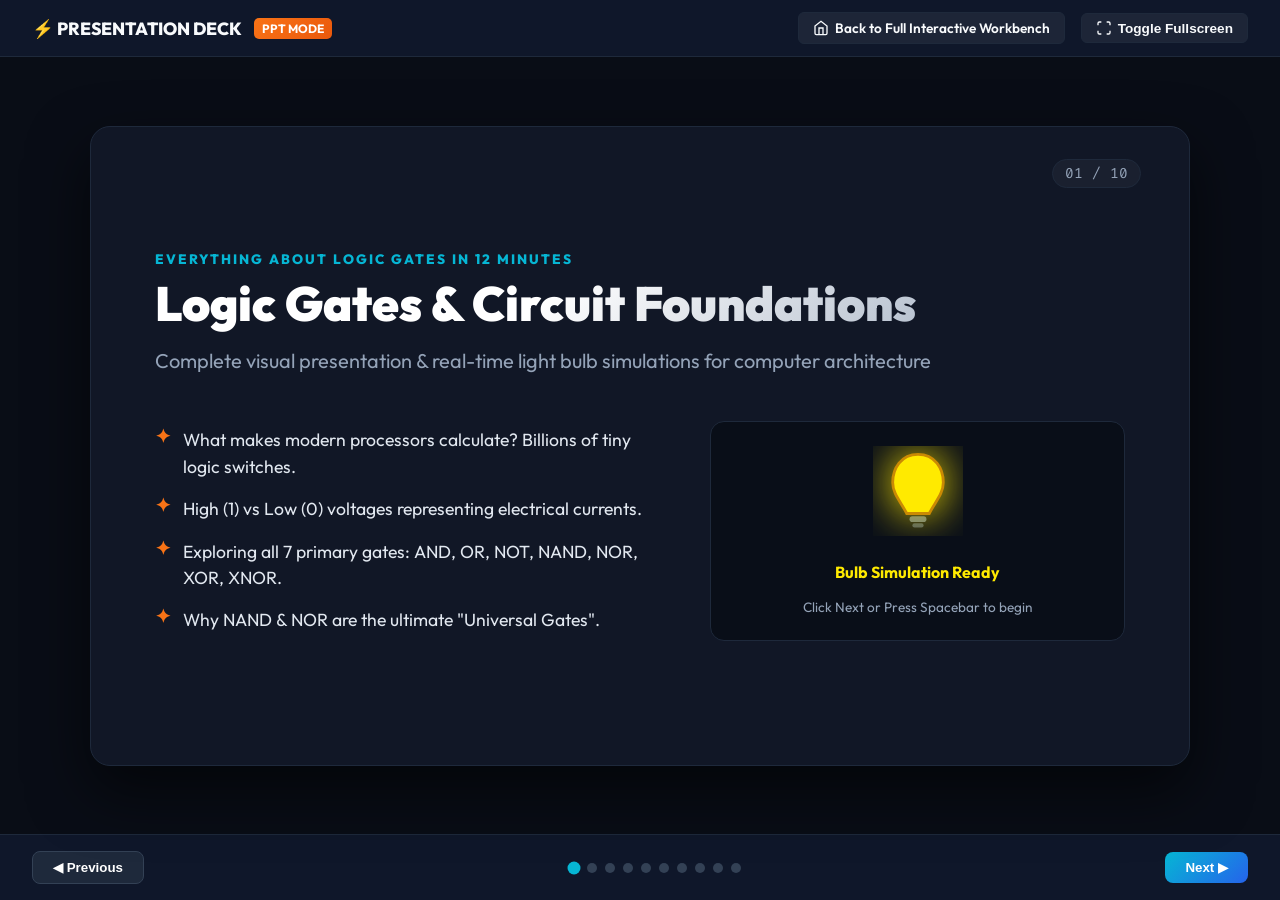
<file: slides.html>
<!DOCTYPE html>
<html lang="en">
<head>
  <meta charset="UTF-8">
  <meta name="viewport" content="width=device-width, initial-scale=1.0">
  <title>Logic Gates Masterclass - Slide Deck (PPT Mode)</title>
  <link rel="preconnect" href="https://fonts.googleapis.com">
  <link rel="preconnect" href="https://fonts.gstatic.com" crossorigin>
  <link href="https://fonts.googleapis.com/css2?family=Fira+Code:wght@400;600&family=Outfit:wght@400;600;700;800;900&display=swap" rel="stylesheet">
  <style>
    :root {
      --bg: #090d16;
      --slide-bg: #111726;
      --slide-border: #1e293b;
      --accent-orange: #f97316;
      --accent-cyan: #06b6d4;
      --accent-green: #10b981;
      --accent-purple: #a855f7;
      --text: #f8fafc;
      --muted: #94a3b8;
    }

    * {
      box-sizing: border-box;
      margin: 0;
      padding: 0;
    }

    body {
      background: var(--bg);
      color: var(--text);
      font-family: 'Outfit', -apple-system, BlinkMacSystemFont, sans-serif;
      height: 100vh;
      display: flex;
      flex-direction: column;
      overflow: hidden;
      user-select: none;
    }

    /* Top Bar */
    header {
      background: #0f172a;
      border-bottom: 1px solid var(--slide-border);
      padding: 0.75rem 2rem;
      display: flex;
      justify-content: space-between;
      align-items: center;
      z-index: 10;
    }

    .brand {
      display: flex;
      align-items: center;
      gap: 12px;
      font-weight: 800;
      font-size: 1.1rem;
    }

    .brand span.tag {
      background: linear-gradient(135deg, #f97316, #ea580c);
      color: white;
      font-size: 0.75rem;
      padding: 3px 8px;
      border-radius: 5px;
      text-transform: uppercase;
      font-weight: 700;
    }

    .top-actions {
      display: flex;
      align-items: center;
      gap: 1rem;
    }

    .action-btn {
      background: rgba(255, 255, 255, 0.06);
      border: 1px solid var(--slide-border);
      color: var(--text);
      padding: 6px 14px;
      border-radius: 6px;
      font-size: 0.85rem;
      font-weight: 600;
      cursor: pointer;
      display: flex;
      align-items: center;
      gap: 6px;
      text-decoration: none;
      transition: all 0.2s;
    }

    .action-btn:hover {
      background: rgba(255, 255, 255, 0.12);
      border-color: var(--accent-cyan);
    }

    /* Slide Stage */
    .stage {
      flex: 1;
      display: flex;
      align-items: center;
      justify-content: center;
      padding: 1.5rem;
      position: relative;
    }

    .slide {
      width: 100%;
      max-width: 1100px;
      height: 100%;
      max-height: 640px;
      background: var(--slide-bg);
      border: 1px solid var(--slide-border);
      border-radius: 20px;
      padding: 3rem 4rem;
      box-shadow: 0 25px 60px rgba(0, 0, 0, 0.6);
      display: none;
      flex-direction: column;
      justify-content: center;
      position: relative;
      animation: fadeIn 0.3s ease-in-out;
    }

    .slide.active {
      display: flex;
    }

    @keyframes fadeIn {
      from { opacity: 0; transform: scale(0.985); }
      to { opacity: 1; transform: scale(1); }
    }

    .slide-number {
      position: absolute;
      top: 2rem;
      right: 3rem;
      font-family: 'Fira Code', monospace;
      font-size: 0.9rem;
      color: var(--muted);
      background: rgba(255,255,255,0.04);
      padding: 4px 12px;
      border-radius: 20px;
      border: 1px solid var(--slide-border);
    }

    .category-label {
      text-transform: uppercase;
      font-size: 0.85rem;
      font-weight: 800;
      letter-spacing: 2px;
      color: var(--accent-cyan);
      margin-bottom: 0.5rem;
      display: flex;
      align-items: center;
      gap: 8px;
    }

    .slide h1 {
      font-size: 3rem;
      font-weight: 900;
      margin-bottom: 1rem;
      line-height: 1.15;
    }

    .slide h2 {
      font-size: 2.4rem;
      font-weight: 800;
      margin-bottom: 0.5rem;
      color: #fff;
    }

    .subtitle {
      font-size: 1.25rem;
      color: var(--muted);
      margin-bottom: 2rem;
      font-weight: 400;
    }

    .two-col {
      display: grid;
      grid-template-columns: 1.1fr 0.9fr;
      gap: 3rem;
      align-items: center;
    }

    .bullet-list {
      list-style: none;
      display: flex;
      flex-direction: column;
      gap: 1rem;
    }

    .bullet-list li {
      font-size: 1.1rem;
      color: #e2e8f0;
      display: flex;
      align-items: flex-start;
      gap: 12px;
      line-height: 1.5;
    }

    .bullet-list li strong {
      color: #38bdf8;
    }

    .bullet-icon {
      color: var(--accent-orange);
      font-weight: bold;
      font-size: 1.2rem;
      line-height: 1;
    }

    .slide-card {
      background: #090e18;
      border: 1px solid var(--slide-border);
      border-radius: 14px;
      padding: 1.5rem;
      display: flex;
      flex-direction: column;
      gap: 1rem;
    }

    /* Mini Live Bulb Demo inside slides */
    .mini-sim-box {
      background: rgba(255,255,255,0.02);
      border: 1px solid rgba(255,255,255,0.06);
      border-radius: 12px;
      padding: 1.2rem;
      display: flex;
      align-items: center;
      justify-content: space-around;
    }

    .mini-switch-btn {
      background: #1e293b;
      border: 1px solid #334155;
      color: #f1f5f9;
      font-family: 'Fira Code', monospace;
      padding: 8px 16px;
      border-radius: 8px;
      cursor: pointer;
      font-size: 0.95rem;
      transition: all 0.2s;
    }

    .mini-switch-btn.on {
      background: #10b981;
      border-color: #34d399;
      color: #064e3b;
      font-weight: bold;
      box-shadow: 0 0 10px rgba(16, 185, 129, 0.4);
    }

    .mini-bulb {
      width: 44px;
      height: 44px;
      transition: all 0.25s;
    }

    .mini-bulb path.glass {
      fill: #334155;
      transition: fill 0.25s;
    }

    .mini-bulb.lit path.glass {
      fill: #ffea00;
      filter: drop-shadow(0 0 14px #ffea00);
    }

    /* Truth Table inside slides */
    .slide-table {
      width: 100%;
      border-collapse: collapse;
      font-family: 'Fira Code', monospace;
      font-size: 0.88rem;
      text-align: center;
    }

    .slide-table th {
      background: rgba(255,255,255,0.04);
      padding: 8px;
      color: var(--accent-cyan);
      border-bottom: 1px solid var(--slide-border);
    }

    .slide-table td {
      padding: 6px;
      border-bottom: 1px solid rgba(255,255,255,0.02);
      color: #cbd5e1;
    }

    .slide-table tr.active td {
      background: rgba(6, 182, 212, 0.2);
      color: #fff;
      font-weight: bold;
    }

    /* Bottom Control Bar */
    footer {
      background: #0f172a;
      border-top: 1px solid var(--slide-border);
      padding: 1rem 2rem;
      display: flex;
      justify-content: space-between;
      align-items: center;
    }

    .nav-btn {
      background: #1e293b;
      border: 1px solid #334155;
      color: white;
      padding: 8px 20px;
      border-radius: 8px;
      font-weight: 600;
      cursor: pointer;
      display: flex;
      align-items: center;
      gap: 8px;
      transition: all 0.2s;
    }

    .nav-btn:hover {
      background: #334155;
    }

    .nav-btn.primary {
      background: linear-gradient(135deg, #06b6d4, #2563eb);
      border: none;
    }

    .dots-container {
      display: flex;
      gap: 8px;
    }

    .dot {
      width: 10px;
      height: 10px;
      border-radius: 50%;
      background: #334155;
      cursor: pointer;
      transition: all 0.2s;
    }

    .dot.active {
      background: var(--accent-cyan);
      transform: scale(1.3);
    }
  </style>
</head>
<body>

  <!-- Top Bar -->
  <header>
    <div class="brand">
      <span>⚡ PRESENTATION DECK</span>
      <span class="tag">PPT MODE</span>
    </div>
    <div class="top-actions">
      <a href="index.html" class="action-btn">
        <svg width="16" height="16" viewBox="0 0 24 24" fill="none" stroke="currentColor" stroke-width="2"><path d="M3 9l9-7 9 7v11a2 2 0 0 1-2 2H5a2 2 0 0 1-2-2z"/><polyline points="9 22 9 12 15 12 15 22"/></svg>
        Back to Full Interactive Workbench
      </a>
      <button class="action-btn" onclick="toggleFullScreen()">
        <svg width="16" height="16" viewBox="0 0 24 24" fill="none" stroke="currentColor" stroke-width="2"><path d="M8 3H5a2 2 0 0 0-2 2v3m18 0V5a2 2 0 0 0-2-2h-3m0 18h3a2 2 0 0 0 2-2v-3M3 16v3a2 2 0 0 0 2 2h3"/></svg>
        Toggle Fullscreen
      </button>
    </div>
  </header>

  <!-- Slide Stage -->
  <main class="stage">

    <!-- SLIDE 1: Title Slide -->
    <div class="slide active" id="slide-0">
      <div class="slide-number">01 / 10</div>
      <div class="category-label">Everything About Logic Gates in 12 Minutes</div>
      <h1 style="background: linear-gradient(135deg, #ffffff 40%, #94a3b8 100%); -webkit-background-clip: text; -webkit-text-fill-color: transparent;">
        Logic Gates & Circuit Foundations
      </h1>
      <p class="subtitle">Complete visual presentation & real-time light bulb simulations for computer architecture</p>
      
      <div class="two-col" style="margin-top: 1rem;">
        <ul class="bullet-list">
          <li><span class="bullet-icon">✦</span> What makes modern processors calculate? Billions of tiny logic switches.</li>
          <li><span class="bullet-icon">✦</span> High (1) vs Low (0) voltages representing electrical currents.</li>
          <li><span class="bullet-icon">✦</span> Exploring all 7 primary gates: AND, OR, NOT, NAND, NOR, XOR, XNOR.</li>
          <li><span class="bullet-icon">✦</span> Why NAND & NOR are the ultimate "Universal Gates".</li>
        </ul>
        <div class="slide-card" style="text-align: center; justify-content: center; align-items: center;">
          <svg width="90" height="90" viewBox="0 0 64 64">
            <rect x="26" y="50" width="12" height="4" rx="2" fill="#64748b" />
            <rect x="28" y="55" width="8" height="3" rx="1.5" fill="#475569" />
            <path d="M32,6 C20,6 14,16 14,26 C14,34 20,40 24,48 L40,48 C44,40 50,34 50,26 C50,16 44,6 32,6 Z" fill="#ffea00" stroke="#ca8a04" stroke-width="2" style="filter: drop-shadow(0 0 15px #ffea00);"/>
          </svg>
          <div style="font-weight: 700; color: #ffea00; margin-top: 10px;">Bulb Simulation Ready</div>
          <span style="font-size: 0.85rem; color: var(--muted);">Click Next or Press Spacebar to begin</span>
        </div>
      </div>
    </div>

    <!-- SLIDE 2: Digital Concepts & Voltage -->
    <div class="slide" id="slide-1">
      <div class="slide-number">02 / 10</div>
      <div class="category-label">Fundamental Concept</div>
      <h2>The Binary World & Electrical Signals</h2>
      <p class="subtitle">How hardware converts raw electricity into binary computation</p>

      <div class="two-col">
        <ul class="bullet-list">
          <li>
            <span class="bullet-icon">0</span>
            <div><strong>Logic 0 (LOW):</strong> 0 Volts (Ground). Switch is OPEN. No current flows through to the lamp.</div>
          </li>
          <li>
            <span class="bullet-icon">1</span>
            <div><strong>Logic 1 (HIGH):</strong> +5V / +3.3V (Vcc). Switch is CLOSED. Current flows to power the bulb.</div>
          </li>
          <li>
            <span class="bullet-icon">⚡</span>
            <div><strong>Transistors as Switches:</strong> Modern computer chips replace mechanical switches with billions of nanometer-scale MOSFET transistors.</div>
          </li>
        </ul>
        <div class="slide-card">
          <h4 style="color: var(--accent-cyan);">Hardware Representation</h4>
          <p style="font-size: 0.95rem; color: #cbd5e1; line-height: 1.6;">
            A logic gate receives electrical input levels and produces an output determined by Boolean rules.
          </p>
          <div style="background: rgba(0,0,0,0.4); padding: 12px; border-radius: 8px; font-family: 'Fira Code', monospace; font-size: 0.85rem; color: #38bdf8;">
            Truth Table = Mathematical Map<br>
            Formula     = Boolean Algebra Expression<br>
            Circuit     = Switches + Power + Bulb
          </div>
        </div>
      </div>
    </div>

    <!-- SLIDE 3: AND Gate -->
    <div class="slide" id="slide-2">
      <div class="slide-number">03 / 10</div>
      <div class="category-label">Basic Gate</div>
      <h2>AND Gate (Conjunction)</h2>
      <p class="subtitle">Equation: Y = A · B (A AND B)</p>

      <div class="two-col">
        <ul class="bullet-list">
          <li><span class="bullet-icon">✔</span> The bulb turns ON <strong>ONLY</strong> when <strong>BOTH</strong> switches A and B are 1 (Closed).</li>
          <li><span class="bullet-icon">✔</span> Series Switch Analogy: Electricity must pass through switch A and then switch B to reach the bulb.</li>
          <li><span class="bullet-icon">✔</span> Real-world: Two-person security authorization.</li>
        </ul>

        <div class="slide-card">
          <div class="mini-sim-box">
            <button class="mini-switch-btn" id="s-and-a" onclick="stepSwitch('and', 'a')">A: 0</button>
            <span style="font-weight: bold; color: var(--muted);">&</span>
            <button class="mini-switch-btn" id="s-and-b" onclick="stepSwitch('and', 'b')">B: 0</button>
            <svg class="mini-bulb" id="b-and" viewBox="0 0 64 64">
              <path class="glass" d="M32,6 C20,6 14,16 14,26 C14,34 20,40 24,48 L40,48 C44,40 50,34 50,26 C50,16 44,6 32,6 Z" fill="#334155" stroke="#475569" stroke-width="2"/>
            </svg>
          </div>
          <table class="slide-table" id="st-and">
            <thead><tr><th>A</th><th>B</th><th>Y</th><th>Bulb</th></tr></thead>
            <tbody>
              <tr data-r="00" class="active"><td>0</td><td>0</td><td>0</td><td>OFF</td></tr>
              <tr data-r="01"><td>0</td><td>1</td><td>0</td><td>OFF</td></tr>
              <tr data-r="10"><td>1</td><td>0</td><td>0</td><td>OFF</td></tr>
              <tr data-r="11"><td>1</td><td>1</td><td>1</td><td>LIT 💡</td></tr>
            </tbody>
          </table>
        </div>
      </div>
    </div>

    <!-- SLIDE 4: OR Gate -->
    <div class="slide" id="slide-3">
      <div class="slide-number">04 / 10</div>
      <div class="category-label">Basic Gate</div>
      <h2>OR Gate (Disjunction)</h2>
      <p class="subtitle">Equation: Y = A + B (A OR B)</p>

      <div class="two-col">
        <ul class="bullet-list">
          <li><span class="bullet-icon">✔</span> The bulb turns ON if <strong>AT LEAST ONE</strong> switch is 1.</li>
          <li><span class="bullet-icon">✔</span> Parallel Circuit Analogy: Current has two alternate paths to flow through to the bulb.</li>
          <li><span class="bullet-icon">✔</span> Output is 0 only when both inputs are 0.</li>
          <li><span class="bullet-icon">✔</span> Real-world: Car dome lamp when any door opens.</li>
        </ul>

        <div class="slide-card">
          <div class="mini-sim-box">
            <button class="mini-switch-btn" id="s-or-a" onclick="stepSwitch('or', 'a')">A: 0</button>
            <span style="font-weight: bold; color: var(--muted);">OR</span>
            <button class="mini-switch-btn" id="s-or-b" onclick="stepSwitch('or', 'b')">B: 0</button>
            <svg class="mini-bulb" id="b-or" viewBox="0 0 64 64">
              <path class="glass" d="M32,6 C20,6 14,16 14,26 C14,34 20,40 24,48 L40,48 C44,40 50,34 50,26 C50,16 44,6 32,6 Z" fill="#334155" stroke="#475569" stroke-width="2"/>
            </svg>
          </div>
          <table class="slide-table" id="st-or">
            <thead><tr><th>A</th><th>B</th><th>Y</th><th>Bulb</th></tr></thead>
            <tbody>
              <tr data-r="00" class="active"><td>0</td><td>0</td><td>0</td><td>OFF</td></tr>
              <tr data-r="01"><td>0</td><td>1</td><td>1</td><td>LIT 💡</td></tr>
              <tr data-r="10"><td>1</td><td>0</td><td>1</td><td>LIT 💡</td></tr>
              <tr data-r="11"><td>1</td><td>1</td><td>1</td><td>LIT 💡</td></tr>
            </tbody>
          </table>
        </div>
      </div>
    </div>

    <!-- SLIDE 5: NOT Gate -->
    <div class="slide" id="slide-4">
      <div class="slide-number">05 / 10</div>
      <div class="category-label">Basic Gate</div>
      <h2>NOT Gate (Inverter)</h2>
      <p class="subtitle">Equation: Y = Ā (NOT A)</p>

      <div class="two-col">
        <ul class="bullet-list">
          <li><span class="bullet-icon">✔</span> Features only <strong>ONE</strong> single input and one output.</li>
          <li><span class="bullet-icon">✔</span> Inverts the input: 0 becomes 1 (bulb ON), 1 becomes 0 (bulb OFF).</li>
          <li><span class="bullet-icon">✔</span> The schematic triangle has an "Inversion Bubble" at its output point.</li>
          <li><span class="bullet-icon">✔</span> Real-world: Automatic nightlights and emergency systems.</li>
        </ul>

        <div class="slide-card">
          <div class="mini-sim-box">
            <button class="mini-switch-btn" id="s-not-a" onclick="stepSwitch('not', 'a')">A: 0</button>
            <span style="font-weight: bold; color: var(--muted);">INVERT</span>
            <svg class="mini-bulb lit" id="b-not" viewBox="0 0 64 64">
              <path class="glass" d="M32,6 C20,6 14,16 14,26 C14,34 20,40 24,48 L40,48 C44,40 50,34 50,26 C50,16 44,6 32,6 Z" fill="#ffea00" stroke="#475569" stroke-width="2"/>
            </svg>
          </div>
          <table class="slide-table" id="st-not">
            <thead><tr><th>A</th><th>Y (Ā)</th><th>Bulb</th></tr></thead>
            <tbody>
              <tr data-r="0" class="active"><td>0</td><td>1</td><td>LIT 💡</td></tr>
              <tr data-r="1"><td>1</td><td>0</td><td>OFF</td></tr>
            </tbody>
          </table>
        </div>
      </div>
    </div>

    <!-- SLIDE 6: NAND Gate -->
    <div class="slide" id="slide-5">
      <div class="slide-number">06 / 10</div>
      <div class="category-label" style="color: var(--accent-orange);">Universal Gate</div>
      <h2>NAND Gate (NOT-AND)</h2>
      <p class="subtitle">Equation: Y = (A · B)̄</p>

      <div class="two-col">
        <ul class="bullet-list">
          <li><span class="bullet-icon">⭐</span> An AND gate followed by a NOT bubble.</li>
          <li><span class="bullet-icon">⭐</span> The bulb remains LIT <strong>unless</strong> BOTH switches are ON (1, 1).</li>
          <li><span class="bullet-icon">⭐</span> <strong>Universal Property:</strong> Can construct any other logic function.</li>
          <li><span class="bullet-icon">⭐</span> Backbone of NAND Flash SSD storage!</li>
        </ul>

        <div class="slide-card">
          <div class="mini-sim-box">
            <button class="mini-switch-btn" id="s-nand-a" onclick="stepSwitch('nand', 'a')">A: 0</button>
            <span style="font-weight: bold; color: var(--muted);">NAND</span>
            <button class="mini-switch-btn" id="s-nand-b" onclick="stepSwitch('nand', 'b')">B: 0</button>
            <svg class="mini-bulb lit" id="b-nand" viewBox="0 0 64 64">
              <path class="glass" d="M32,6 C20,6 14,16 14,26 C14,34 20,40 24,48 L40,48 C44,40 50,34 50,26 C50,16 44,6 32,6 Z" fill="#ffea00" stroke="#475569" stroke-width="2"/>
            </svg>
          </div>
          <table class="slide-table" id="st-nand">
            <thead><tr><th>A</th><th>B</th><th>Y</th><th>Bulb</th></tr></thead>
            <tbody>
              <tr data-r="00" class="active"><td>0</td><td>0</td><td>1</td><td>LIT 💡</td></tr>
              <tr data-r="01"><td>0</td><td>1</td><td>1</td><td>LIT 💡</td></tr>
              <tr data-r="10"><td>1</td><td>0</td><td>1</td><td>LIT 💡</td></tr>
              <tr data-r="11"><td>1</td><td>1</td><td>0</td><td>OFF</td></tr>
            </tbody>
          </table>
        </div>
      </div>
    </div>

    <!-- SLIDE 7: NOR Gate -->
    <div class="slide" id="slide-6">
      <div class="slide-number">07 / 10</div>
      <div class="category-label" style="color: var(--accent-orange);">Universal Gate</div>
      <h2>NOR Gate (NOT-OR)</h2>
      <p class="subtitle">Equation: Y = (A + B)̄</p>

      <div class="two-col">
        <ul class="bullet-list">
          <li><span class="bullet-icon">⭐</span> An OR gate followed by an inversion bubble.</li>
          <li><span class="bullet-icon">⭐</span> The bulb lights up <strong>ONLY</strong> when <strong>BOTH switches are 0</strong>.</li>
          <li><span class="bullet-icon">⭐</span> If either switch turns ON, the bulb immediately goes OFF.</li>
          <li><span class="bullet-icon">⭐</span> Moon Mission: Apollo Guidance Computer (1969) used ~5,600 NOR gates.</li>
        </ul>

        <div class="slide-card">
          <div class="mini-sim-box">
            <button class="mini-switch-btn" id="s-nor-a" onclick="stepSwitch('nor', 'a')">A: 0</button>
            <span style="font-weight: bold; color: var(--muted);">NOR</span>
            <button class="mini-switch-btn" id="s-nor-b" onclick="stepSwitch('nor', 'b')">B: 0</button>
            <svg class="mini-bulb lit" id="b-nor" viewBox="0 0 64 64">
              <path class="glass" d="M32,6 C20,6 14,16 14,26 C14,34 20,40 24,48 L40,48 C44,40 50,34 50,26 C50,16 44,6 32,6 Z" fill="#ffea00" stroke="#475569" stroke-width="2"/>
            </svg>
          </div>
          <table class="slide-table" id="st-nor">
            <thead><tr><th>A</th><th>B</th><th>Y</th><th>Bulb</th></tr></thead>
            <tbody>
              <tr data-r="00" class="active"><td>0</td><td>0</td><td>1</td><td>LIT 💡</td></tr>
              <tr data-r="01"><td>0</td><td>1</td><td>0</td><td>OFF</td></tr>
              <tr data-r="10"><td>1</td><td>0</td><td>0</td><td>OFF</td></tr>
              <tr data-r="11"><td>1</td><td>1</td><td>0</td><td>OFF</td></tr>
            </tbody>
          </table>
        </div>
      </div>
    </div>

    <!-- SLIDE 8: XOR Gate -->
    <div class="slide" id="slide-7">
      <div class="slide-number">08 / 10</div>
      <div class="category-label" style="color: var(--accent-purple);">Special Gate</div>
      <h2>XOR Gate (Exclusive OR)</h2>
      <p class="subtitle">Equation: Y = A ⊕ B = ĀB + AB̄</p>

      <div class="two-col">
        <ul class="bullet-list">
          <li><span class="bullet-icon">✦</span> Bulb is LIT when inputs are <strong>DIFFERENT</strong> (one 0 and one 1).</li>
          <li><span class="bullet-icon">✦</span> Bulb is OFF when inputs are identical (both 0 or both 1).</li>
          <li><span class="bullet-icon">✦</span> Essential building block for Binary Adders (Half Adder & Full Adder).</li>
          <li><span class="bullet-icon">✦</span> Real-world: Staircase two-way light switch circuit!</li>
        </ul>

        <div class="slide-card">
          <div class="mini-sim-box">
            <button class="mini-switch-btn" id="s-xor-a" onclick="stepSwitch('xor', 'a')">A: 0</button>
            <span style="font-weight: bold; color: var(--muted);">XOR</span>
            <button class="mini-switch-btn" id="s-xor-b" onclick="stepSwitch('xor', 'b')">B: 0</button>
            <svg class="mini-bulb" id="b-xor" viewBox="0 0 64 64">
              <path class="glass" d="M32,6 C20,6 14,16 14,26 C14,34 20,40 24,48 L40,48 C44,40 50,34 50,26 C50,16 44,6 32,6 Z" fill="#334155" stroke="#475569" stroke-width="2"/>
            </svg>
          </div>
          <table class="slide-table" id="st-xor">
            <thead><tr><th>A</th><th>B</th><th>Y</th><th>Bulb</th></tr></thead>
            <tbody>
              <tr data-r="00" class="active"><td>0</td><td>0</td><td>0</td><td>OFF</td></tr>
              <tr data-r="01"><td>0</td><td>1</td><td>1</td><td>LIT 💡</td></tr>
              <tr data-r="10"><td>1</td><td>0</td><td>1</td><td>LIT 💡</td></tr>
              <tr data-r="11"><td>1</td><td>1</td><td>0</td><td>OFF</td></tr>
            </tbody>
          </table>
        </div>
      </div>
    </div>

    <!-- SLIDE 9: XNOR Gate -->
    <div class="slide" id="slide-8">
      <div class="slide-number">09 / 10</div>
      <div class="category-label" style="color: var(--accent-purple);">Special Gate</div>
      <h2>XNOR Gate (Equivalence)</h2>
      <p class="subtitle">Equation: Y = (A ⊕ B)̄ = AB + ĀB̄</p>

      <div class="two-col">
        <ul class="bullet-list">
          <li><span class="bullet-icon">✦</span> Bulb is LIT when inputs are <strong>EQUAL / IDENTICAL</strong> (both 0 or both 1).</li>
          <li><span class="bullet-icon">✦</span> Acts as an electronic 1-bit equality comparator.</li>
          <li><span class="bullet-icon">✦</span> Crucial in parity generators and error detection in RAM and networks.</li>
        </ul>

        <div class="slide-card">
          <div class="mini-sim-box">
            <button class="mini-switch-btn" id="s-xnor-a" onclick="stepSwitch('xnor', 'a')">A: 0</button>
            <span style="font-weight: bold; color: var(--muted);">XNOR</span>
            <button class="mini-switch-btn" id="s-xnor-b" onclick="stepSwitch('xnor', 'b')">B: 0</button>
            <svg class="mini-bulb lit" id="b-xnor" viewBox="0 0 64 64">
              <path class="glass" d="M32,6 C20,6 14,16 14,26 C14,34 20,40 24,48 L40,48 C44,40 50,34 50,26 C50,16 44,6 32,6 Z" fill="#ffea00" stroke="#475569" stroke-width="2"/>
            </svg>
          </div>
          <table class="slide-table" id="st-xnor">
            <thead><tr><th>A</th><th>B</th><th>Y</th><th>Bulb</th></tr></thead>
            <tbody>
              <tr data-r="00" class="active"><td>0</td><td>0</td><td>1</td><td>LIT 💡</td></tr>
              <tr data-r="01"><td>0</td><td>1</td><td>0</td><td>OFF</td></tr>
              <tr data-r="10"><td>1</td><td>0</td><td>0</td><td>OFF</td></tr>
              <tr data-r="11"><td>1</td><td>1</td><td>1</td><td>LIT 💡</td></tr>
            </tbody>
          </table>
        </div>
      </div>
    </div>

    <!-- SLIDE 10: Summary & Review -->
    <div class="slide" id="slide-9">
      <div class="slide-number">10 / 10</div>
      <div class="category-label">Wrap-up & Key Takeaways</div>
      <h2>Summary Cheat Sheet</h2>
      <p class="subtitle">Review of all 7 logic operations in one glance</p>

      <div style="background: rgba(0,0,0,0.3); border: 1px solid var(--slide-border); border-radius: 12px; overflow: hidden;">
        <table class="slide-table" style="font-size: 0.95rem;">
          <thead>
            <tr style="background: rgba(255,255,255,0.06);">
              <th>Gate</th>
              <th>Algebra</th>
              <th>Rule for Light Bulb to Turn ON (1)</th>
              <th>Category</th>
            </tr>
          </thead>
          <tbody>
            <tr><td><strong>AND</strong></td><td>A · B</td><td>Both inputs are 1</td><td>Basic</td></tr>
            <tr><td><strong>OR</strong></td><td>A + B</td><td>At least one input is 1</td><td>Basic</td></tr>
            <tr><td><strong>NOT</strong></td><td>Ā</td><td>Input is 0</td><td>Basic Inverter</td></tr>
            <tr><td><strong>NAND</strong></td><td>(A · B)̄</td><td>Any input is 0 (universal)</td><td>Universal</td></tr>
            <tr><td><strong>NOR</strong></td><td>(A + B)̄</td><td>Both inputs are 0 (universal)</td><td>Universal</td></tr>
            <tr><td><strong>XOR</strong></td><td>A ⊕ B</td><td>Inputs are DIFFERENT</td><td>Arithmetic</td></tr>
            <tr><td><strong>XNOR</strong></td><td>(A ⊕ B)̄</td><td>Inputs are SAME</td><td>Comparator</td></tr>
          </tbody>
        </table>
      </div>
      <div style="margin-top: 1.5rem; text-align: center;">
        <a href="index.html" class="action-btn" style="display: inline-flex; padding: 10px 24px; font-size: 1rem; background: linear-gradient(135deg, #06b6d4, #3b82f6); color: white; border: none;">
          ⚡ Launch Interactive Breadboard Workbench
        </a>
      </div>
    </div>

  </main>

  <!-- Bottom Navigation -->
  <footer>
    <button class="nav-btn" onclick="prevSlide()">◀ Previous</button>
    <div class="dots-container" id="dotsContainer"></div>
    <button class="nav-btn primary" onclick="nextSlide()">Next ▶</button>
  </footer>

  <script>
    const totalSlides = 10;
    let currentSlide = 0;

    // Simulation states for mini-sims in slides
    const slideSimStates = {
      and:  { a: 0, b: 0 },
      or:   { a: 0, b: 0 },
      not:  { a: 0 },
      nand: { a: 0, b: 0 },
      nor:  { a: 0, b: 0 },
      xor:  { a: 0, b: 0 },
      xnor: { a: 0, b: 0 }
    };

    function stepSwitch(gate, input) {
      slideSimStates[gate][input] = slideSimStates[gate][input] === 1 ? 0 : 1;
      updateSlideSim(gate);
    }

    function updateSlideSim(gate) {
      const s = slideSimStates[gate];
      let out = 0;
      if (gate === 'and')  out = (s.a && s.b) ? 1 : 0;
      if (gate === 'or')   out = (s.a || s.b) ? 1 : 0;
      if (gate === 'not')  out = (!s.a) ? 1 : 0;
      if (gate === 'nand') out = (!(s.a && s.b)) ? 1 : 0;
      if (gate === 'nor')  out = (!(s.a || s.b)) ? 1 : 0;
      if (gate === 'xor')  out = (s.a ^ s.b) ? 1 : 0;
      if (gate === 'xnor') out = (!(s.a ^ s.b)) ? 1 : 0;

      // Update button labels & styles
      const btnA = document.getElementById(`s-${gate}-a`);
      if (btnA) {
        btnA.textContent = `A: ${s.a}`;
        btnA.classList.toggle('on', s.a === 1);
      }

      if (gate !== 'not') {
        const btnB = document.getElementById(`s-${gate}-b`);
        if (btnB) {
          btnB.textContent = `B: ${s.b}`;
          btnB.classList.toggle('on', s.b === 1);
        }
      }

      // Bulb
      const bulb = document.getElementById(`b-${gate}`);
      if (bulb) {
        bulb.classList.toggle('lit', out === 1);
      }

      // Table row
      const rowKey = gate === 'not' ? `${s.a}` : `${s.a}${s.b}`;
      const table = document.getElementById(`st-${gate}`);
      if (table) {
        const rows = table.querySelectorAll('tbody tr');
        rows.forEach(r => {
          r.classList.toggle('active', r.getAttribute('data-r') === rowKey);
        });
      }
    }

    // Slide navigation
    function showSlide(index) {
      if (index < 0 || index >= totalSlides) return;
      document.querySelectorAll('.slide').forEach((sl, i) => {
        sl.classList.toggle('active', i === index);
      });
      document.querySelectorAll('.dot').forEach((d, i) => {
        d.classList.toggle('active', i === index);
      });
      currentSlide = index;
    }

    function nextSlide() {
      if (currentSlide < totalSlides - 1) showSlide(currentSlide + 1);
    }

    function prevSlide() {
      if (currentSlide > 0) showSlide(currentSlide - 1);
    }

    function createDots() {
      const container = document.getElementById('dotsContainer');
      container.innerHTML = '';
      for (let i = 0; i < totalSlides; i++) {
        const dot = document.createElement('div');
        dot.className = `dot ${i === 0 ? 'active' : ''}`;
        dot.onclick = () => showSlide(i);
        container.appendChild(dot);
      }
    }

    function toggleFullScreen() {
      if (!document.fullscreenElement) {
        document.documentElement.requestFullscreen().catch(() => {});
      } else {
        if (document.exitFullscreen) {
          document.exitFullscreen();
        }
      }
    }

    // Keyboard support
    window.addEventListener('keydown', (e) => {
      if (e.key === 'ArrowRight' || e.key === ' ') {
        nextSlide();
      } else if (e.key === 'ArrowLeft') {
        prevSlide();
      }
    });

    createDots();
  </script>
</body>
</html>
</file>
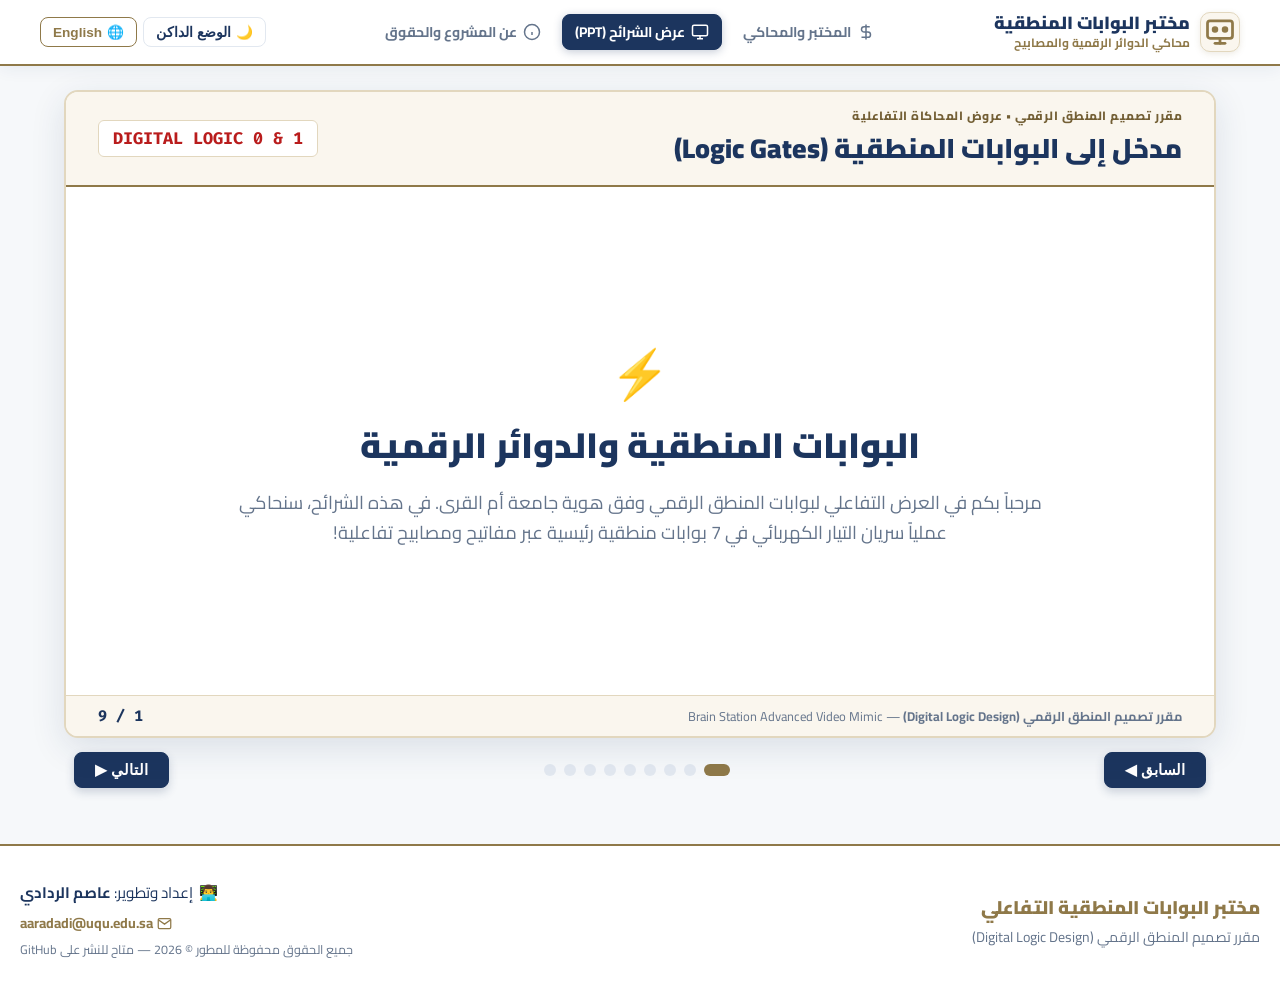
<file: slides_video_mimic.html>
<!DOCTYPE html>
<html lang="ar" dir="rtl">
<head>
  <meta charset="UTF-8">
  <meta name="viewport" content="width=device-width, initial-scale=1.0">
  <title>عرض الشرائح التقديمي (PPT) | جامعة أم القرى (UQU)</title>
  
  <!-- Fonts: Cairo + Outfit + Fira Code -->
  <link rel="preconnect" href="https://fonts.googleapis.com">
  <link rel="preconnect" href="https://fonts.gstatic.com" crossorigin>
  <link href="https://fonts.googleapis.com/css2?family=Cairo:wght@400;600;700;800;900&family=Fira+Code:wght@400;600;700&family=Outfit:wght@400;600;700;800&display=swap" rel="stylesheet">
  
  <!-- UQU Unified Stylesheet -->
  <link rel="stylesheet" href="uqu-style.css">

  <style>
    /* STAGE & SLIDE CANVAS */
    .ppt-stage {
      max-width: 1200px;
      margin: 1.5rem auto;
      padding: 0 1.5rem;
      display: flex;
      flex-direction: column;
      align-items: center;
    }

    .uqu-slide-box {
      width: 100%;
      background: var(--bg-card);
      aspect-ratio: 16 / 9;
      border-radius: 14px;
      border: 2px solid var(--uqu-border-gold);
      box-shadow: 0 10px 35px rgba(28, 53, 94, 0.12);
      display: flex;
      flex-direction: column;
      overflow: hidden;
      position: relative;
    }

    /* SLIDE TOP BANNER */
    .slide-banner {
      background: var(--uqu-cream);
      border-bottom: 2.5px solid var(--uqu-gold);
      padding: 14px 32px;
      display: flex;
      justify-content: space-between;
      align-items: center;
    }

    .slide-uqu-tag {
      font-size: 0.75rem;
      font-weight: 800;
      color: var(--uqu-gold-dark);
      text-transform: uppercase;
      letter-spacing: 0.5px;
    }
    body.dark-mode .slide-uqu-tag {
      color: var(--uqu-gold-light);
    }

    .slide-main-heading {
      font-size: 1.7rem;
      font-weight: 900;
      color: var(--uqu-navy);
      margin-top: 2px;
    }

    .slide-math-formula {
      font-family: 'Fira Code', monospace;
      font-size: 1.05rem;
      font-weight: 800;
      color: #b91c1c;
      background: var(--bg-card);
      border: 1.5px solid var(--uqu-border-gold);
      padding: 4px 14px;
      border-radius: 6px;
      direction: ltr;
    }
    body.dark-mode .slide-math-formula {
      color: #f87171;
    }

    /* SLIDE INTERIOR CANVAS */
    .slide-inner-body {
      flex: 1;
      padding: 24px 32px;
      display: flex;
      flex-direction: column;
      justify-content: space-between;
      position: relative;
    }

    /* 3-COLUMN LAYOUT AS EXACT VIDEO MIMIC (ENFORCE LTR FLOW: 1.Circuit -> 2.Symbol -> 3.Table) */
    .video-3col-grid {
      direction: ltr !important; /* الدوائر الهندسية والرموز من اليسار لليمين */
      display: grid;
      grid-template-columns: 1fr 1fr 1fr;
      gap: 18px;
      height: 100%;
    }

    .slide-panel {
      background: var(--uqu-cream);
      border: 1.5px solid var(--uqu-border-gold);
      border-radius: 10px;
      padding: 14px;
      display: flex;
      flex-direction: column;
      align-items: center;
      position: relative;
    }

    .panel-header-title {
      font-size: 0.88rem;
      font-weight: 800;
      color: var(--uqu-navy);
      text-transform: uppercase;
      margin-bottom: 12px;
      border-bottom: 2px solid var(--uqu-border-gold);
      width: 100%;
      text-align: center;
      padding-bottom: 6px;
    }

    /* SWITCHES & LAMP INSIDE SLIDE */
    .slide-circuit-area {
      direction: ltr !important;
      flex: 1;
      width: 100%;
      background: var(--bg-card);
      border-radius: 8px;
      border: 1px dashed var(--border-card);
      display: flex;
      flex-direction: column;
      align-items: center;
      justify-content: center;
      padding: 10px;
    }

    .slide-switches-row {
      display: flex;
      gap: 12px;
      margin-bottom: 10px;
    }

    .slide-switch-btn {
      background: var(--bg-page);
      border: 1.5px solid var(--border-card);
      color: var(--text-primary);
      padding: 6px 12px;
      border-radius: 6px;
      cursor: pointer;
      font-weight: 800;
      font-size: 0.85rem;
      transition: all 0.2s;
      min-width: 70px;
      text-align: center;
    }
    .slide-switch-btn.active {
      background: #DCFCE7;
      border-color: #16A34A;
      color: #14532D;
    }

    .slide-bulb-box {
      display: flex;
      flex-direction: column;
      align-items: center;
      margin-top: 6px;
    }

    .slide-bulb-svg {
      width: 55px;
      height: 55px;
      transition: filter 0.25s;
    }

    .slide-bulb-glass {
      fill: var(--bulb-off);
      transition: fill 0.25s;
    }

    .slide-bulb-box.lit .slide-bulb-glass {
      fill: var(--bulb-on) !important;
      filter: drop-shadow(0 0 18px rgba(255, 214, 0, 0.95));
    }

    .slide-bulb-badge {
      font-size: 0.78rem;
      font-weight: 800;
      padding: 3px 10px;
      border-radius: 12px;
      margin-top: 4px;
      background: var(--bg-page);
      color: var(--text-muted);
      font-family: 'Fira Code', monospace;
    }
    .slide-bulb-box.lit .slide-bulb-badge {
      background: #FEF08A;
      color: #854D0E;
      border: 1px solid #FACC15;
    }

    /* GATE SYMBOL PANEL */
    .slide-symbol-area {
      flex: 1;
      width: 100%;
      background: var(--bg-card);
      border-radius: 8px;
      border: 1px dashed var(--border-card);
      display: flex;
      flex-direction: column;
      align-items: center;
      justify-content: center;
      padding: 10px;
    }

    .slide-gate-svg {
      width: 160px;
      height: 80px;
    }

    .slide-rule-text {
      font-size: 0.85rem;
      font-weight: 700;
      color: var(--text-body);
      text-align: center;
      margin-top: 10px;
      line-height: 1.45;
      padding: 0 4px;
    }

    /* TRUTH TABLE PANEL */
    .slide-table {
      width: 100%;
      border-collapse: collapse;
      font-family: 'Fira Code', monospace;
      font-size: 0.88rem;
      text-align: center;
      background: var(--bg-card);
      border-radius: 6px;
      overflow: hidden;
      border: 1.5px solid var(--uqu-navy);
    }

    .slide-table th {
      background: #1C355E;
      color: #FFFFFF;
      padding: 7px;
      border: 1px solid #1C355E;
      font-size: 0.85rem;
    }

    .slide-table td {
      padding: 6px;
      border: 1px solid var(--border-card);
      font-weight: 700;
      color: var(--text-body);
    }

    .slide-table tr.active-row td {
      background: #EFF6FF;
      color: #1D4ED8;
      font-weight: 900;
    }
    .slide-table tr.active-row td.out-1 {
      background: #FEF9C3;
      color: #B45309;
    }

    /* SLIDE BOTTOM BAR */
    .slide-bottom-bar {
      border-top: 1.5px solid var(--uqu-border-gold);
      padding: 8px 32px;
      display: flex;
      justify-content: space-between;
      align-items: center;
      font-size: 0.8rem;
      color: var(--text-muted);
      background: var(--uqu-cream);
    }

    /* SLIDE CONTROLS DOCK */
    .slide-controls-dock {
      width: 100%;
      display: flex;
      justify-content: space-between;
      align-items: center;
      margin-top: 14px;
      padding: 0 10px;
    }

    .dock-btn {
      background: #1C355E;
      color: #FFFFFF;
      border: 1.5px solid #1C355E;
      padding: 8px 20px;
      border-radius: 8px;
      font-weight: 800;
      font-size: 0.95rem;
      cursor: pointer;
      display: flex;
      align-items: center;
      gap: 6px;
      transition: all 0.2s;
      box-shadow: 0 4px 10px rgba(28, 53, 94, 0.2);
    }
    .dock-btn:hover {
      background: #10223D;
      transform: translateY(-2px);
    }
    body.dark-mode .dock-btn {
      background: var(--uqu-gold);
      color: #10223D;
      border-color: var(--uqu-gold);
    }

    .dots-strip {
      display: flex;
      gap: 8px;
    }

    .dot-pill {
      width: 12px;
      height: 12px;
      border-radius: 50%;
      background: var(--border-card);
      cursor: pointer;
      transition: all 0.2s;
    }
    .dot-pill.active {
      background: var(--uqu-gold);
      border-radius: 8px;
      width: 26px;
    }

    /* MOBILE PHONES RESPONSIVENESS (<= 768px) */
    @media (max-width: 768px) {
      .ppt-stage {
        padding: 0 0.5rem;
        margin: 0.8rem auto;
      }
      .uqu-slide-box {
        aspect-ratio: auto; /* Allow slide to expand vertically on mobile instead of squeezing */
        min-height: 480px;
        border-radius: 10px;
      }
      .slide-banner {
        padding: 10px 14px;
        flex-direction: column;
        align-items: flex-start;
        gap: 6px;
      }
      .slide-main-heading {
        font-size: 1.25rem;
      }
      .slide-math-formula {
        font-size: 0.88rem;
        padding: 2px 10px;
      }
      .slide-inner-body {
        padding: 12px;
      }
      .video-3col-grid {
        grid-template-columns: 1fr; /* Stack vertically: 1.Circuit, 2.Symbol, 3.Table */
        gap: 12px;
      }
      .slide-panel {
        padding: 10px;
      }
      .panel-header-title {
        font-size: 0.8rem;
        margin-bottom: 8px;
      }
      .slide-gate-svg {
        width: 130px;
        height: 65px;
      }
      .slide-bottom-bar {
        padding: 6px 12px;
        flex-direction: column;
        gap: 4px;
        text-align: center;
      }
      .dock-btn {
        padding: 7px 14px;
        font-size: 0.85rem;
      }
      .dot-pill {
        width: 8px;
        height: 8px;
      }
      .dot-pill.active {
        width: 18px;
      }
    }
  </style>
</head>
<body class="lang-ar">

  <!-- UNIFIED UQU TOP NAVIGATION BAR (Injected by uqu-theme.js) -->
  <header id="uqu-header"></header>

  <!-- PRESENTATION STAGE -->
  <main class="ppt-stage">
    
    <!-- THE 16:9 SLIDE CANVAS -->
    <div class="uqu-slide-box">
      
      <!-- Slide Top Banner -->
      <div class="slide-banner">
        <div>
          <div class="slide-uqu-tag">
            <span class="ar-txt">مقرر تصميم المنطق الرقمي • عروض المحاكاة التفاعلية</span>
            <span class="en-txt">Digital Logic Design Course • Interactive Presentation</span>
          </div>
          <div class="slide-main-heading" id="slideMainTitle">
            <!-- Injected via JS -->
          </div>
        </div>

        <div class="slide-math-formula" id="slideFormulaBadge">
          <!-- Injected via JS -->
        </div>
      </div>

      <!-- Slide Body Canvas -->
      <div class="slide-inner-body" id="slideInnerContent">
        <!-- Injected dynamically based on current slide -->
      </div>

      <!-- Slide Footer Bar -->
      <div class="slide-bottom-bar">
        <span>
          <strong class="ar-txt">مقرر تصميم المنطق الرقمي (Digital Logic Design)</strong>
          <strong class="en-txt">Digital Logic Design Course</strong>
          — Brain Station Advanced Video Mimic
        </span>
        <span id="slideCounterLabel" style="font-family: 'Fira Code', monospace; font-weight: bold; font-size: 0.95rem; color: var(--uqu-navy);">
          1 / 9
        </span>
      </div>
    </div>

    <!-- NAVIGATION CONTROLS DOCK -->
    <div class="slide-controls-dock">
      <button class="dock-btn" onclick="prevSlideDeck()">
        <span class="ar-txt">السابق ◀</span>
        <span class="en-txt">◀ Previous</span>
      </button>

      <div class="dots-strip" id="dotsRail">
        <!-- Dots injected via JS -->
      </div>

      <button class="dock-btn" onclick="nextSlideDeck()">
        <span class="ar-txt">التالي ▶</span>
        <span class="en-txt">Next ▶</span>
      </button>
    </div>

  </main>

  <!-- UNIFIED UQU FOOTER (Injected by uqu-theme.js) -->
  <footer id="uqu-footer"></footer>

  <!-- Central Theme & Unified Navigation Scripts -->
  <script src="uqu-theme.js"></script>

  <script>
    let activeSlideIndex = 0;

    // Simulation switch states for each gate
    const slideGateState = {
      and:  { a: 0, b: 0 },
      or:   { a: 0, b: 0 },
      not:  { a: 0 },
      nand: { a: 0, b: 0 },
      nor:  { a: 0, b: 0 },
      xor:  { a: 0, b: 0 },
      xnor: { a: 0, b: 0 }
    };

    // 9 Slides mirroring the educational video
    const deckSlides = [
      // 0: Intro
      {
        type: 'intro',
        title_ar: 'مدخل إلى البوابات المنطقية (Logic Gates)',
        title_en: 'Introduction to Logic Gates',
        formula: 'DIGITAL LOGIC 0 & 1',
        desc_ar: 'البوابات المنطقية هي اللبنات الأساسية لكل رقاقة إلكترونية ومعالج حاسوبي في العالم.',
        desc_en: 'Logic gates are the fundamental building blocks of all computer microprocessors and digital electronics.'
      },
      // 1: AND
      {
        type: 'gate',
        gate: 'and',
        title_ar: '1. بوابة الضرب المنطقي (AND Gate)',
        title_en: '1. AND Gate (Conjunction)',
        formula: 'Y = A · B',
        rule_ar: 'المصباح يضيء (1) فقط عند إغلاق المفتاحين معاً (A=1 و B=1). إذا فُتح أي مفتاح ينطفئ المصباح.',
        rule_en: 'The lamp turns ON (1) ONLY if BOTH switches are closed (A=1 and B=1). Any open switch turns it off.'
      },
      // 2: OR
      {
        type: 'gate',
        gate: 'or',
        title_ar: '2. بوابة الجمع المنطقي (OR Gate)',
        title_en: '2. OR Gate (Disjunction)',
        formula: 'Y = A + B',
        rule_ar: 'المصباح يضيء (1) إذا أُغلق أي مفتاح على الأقل (A=1 أو B=1). ينطفئ فقط إذا كان كلا المفتاحين مفتوحين (0, 0).',
        rule_en: 'The lamp turns ON (1) if AT LEAST ONE switch is closed. It only shuts off if both switches are 0.'
      },
      // 3: NOT
      {
        type: 'gate',
        gate: 'not',
        title_ar: '3. بوابة العاكس (NOT Gate / Inverter)',
        title_en: '3. NOT Gate (Inverter)',
        formula: 'Y = A&#773;',
        rule_ar: 'لها مدخل واحد فقط. تعكس الإشارة: المفتاح مفتوح (0) ➔ المصباح يضيء (1)؛ المفتاح مغلق (1) ➔ المصباح ينطفئ (0).',
        rule_en: 'Single input inverter: Switch open (0) ➔ Lamp is ON (1); Switch closed (1) ➔ Lamp is OFF (0).'
      },
      // 4: NAND
      {
        type: 'gate',
        gate: 'nand',
        title_ar: '4. بوابة نفي الضرب (NAND Gate - بوابة شاملة)',
        title_en: '4. NAND Gate (Universal Gate)',
        formula: 'Y = (A · B)&#773;',
        rule_ar: 'عكس بوابة AND تماماً. المصباح يظل مضاءً دائماً، وينطفئ فقط عند إغلاق المفتاحين معاً (1, 1).',
        rule_en: 'Inverted AND gate. The lamp stays lit in all states, turning OFF exclusively when both switches are 1.'
      },
      // 5: NOR
      {
        type: 'gate',
        gate: 'nor',
        title_ar: '5. بوابة نفي الجمع (NOR Gate - بوابة شاملة)',
        title_en: '5. NOR Gate (Universal Gate)',
        formula: 'Y = (A + B)&#773;',
        rule_ar: 'عكس بوابة OR. المصباح يضيء فقط عند فتح كلا المفتاحين (0, 0). أي مفتاح يُغلق يطفئ المصباح فوراً.',
        rule_en: 'Inverted OR gate. The lamp lights only when BOTH switches are open (0, 0). Any active switch shuts it off.'
      },
      // 6: XOR
      {
        type: 'gate',
        gate: 'xor',
        title_ar: '6. بوابة الاختيار الحصري (XOR Gate)',
        title_en: '6. XOR Gate (Exclusive OR)',
        formula: 'Y = A ⊕ B = A&#773;B + AB&#773;',
        rule_ar: 'المصباح يضيء (1) عندما تكون المداخل مختلفة (أحدهما 0 والآخر 1). ينطفئ إذا تماثلت المداخل. دائرة مفتاح الدرج!',
        rule_en: 'Lamp turns ON when inputs are DIFFERENT (0,1 or 1,0). Turns OFF when identical. The two-way staircase switch!'
      },
      // 7: XNOR
      {
        type: 'gate',
        gate: 'xnor',
        title_ar: '7. بوابة التطابق المنطقي (XNOR Gate)',
        title_en: '7. XNOR Gate (Equivalence Gate)',
        formula: 'Y = (A ⊕ B)&#773; = AB + A&#773;B&#773;',
        rule_ar: 'المصباح يضيء (1) عندما تكون المداخل متماثلة ومتطابقة (كلاهما 0 أو كلاهما 1). تستخدم في المقارنات وكشف أخطاء الذاكرة.',
        rule_en: 'Lamp turns ON when inputs are IDENTICAL (both 0 or both 1). Essential for comparators and RAM parity checks.'
      },
      // 8: Summary
      {
        type: 'summary',
        title_ar: 'الملخص النهائي والبوابات الشاملة (Universal Gates)',
        title_en: 'Summary & Universal Gates Architecture',
        formula: 'SUMMARY CHEAT SHEET',
        rule_ar: 'لماذا تُسمى NAND و NOR بوابات شاملة؟ لأن بإمكانك بناء أي حاسوب ودائرة منطقية بالكامل باستخدام أيٍّ منهما فقط!',
        rule_en: 'Why Universal? Because any logic function, adder, and register can be constructed solely using NAND or NOR gates!'
      }
    ];

    function toggleSlideSwitch(gate, input) {
      slideGateState[gate][input] = slideGateState[gate][input] === 1 ? 0 : 1;
      renderActiveSlide();
    }

    function evaluateSlideMath(gate) {
      const s = slideGateState[gate];
      switch(gate) {
        case 'and':  return (s.a && s.b) ? 1 : 0;
        case 'or':   return (s.a || s.b) ? 1 : 0;
        case 'not':  return (!s.a) ? 1 : 0;
        case 'nand': return (!(s.a && s.b)) ? 1 : 0;
        case 'nor':  return (!(s.a || s.b)) ? 1 : 0;
        case 'xor':  return (s.a ^ s.b) ? 1 : 0;
        case 'xnor': return (!(s.a ^ s.b)) ? 1 : 0;
        default: return 0;
      }
    }

    function getGateSvgMarkup(gate) {
      if (gate === 'and') {
        return `
          <svg class="slide-gate-svg" viewBox="0 0 160 80">
            <line x1="10" y1="25" x2="45" y2="25" stroke="#1C355E" stroke-width="3.5" />
            <line x1="10" y1="55" x2="45" y2="55" stroke="#1C355E" stroke-width="3.5" />
            <path d="M 45 10 L 80 10 A 30 30 0 0 1 80 70 L 45 70 Z" fill="#ffffff" stroke="#1C355E" stroke-width="3.5" />
            <line x1="110" y1="40" x2="150" y2="40" stroke="#1C355E" stroke-width="3.5" />
            <text x="25" y="20" font-family="Fira Code" font-size="12" font-weight="bold">A</text>
            <text x="25" y="70" font-family="Fira Code" font-size="12" font-weight="bold">B</text>
            <text x="135" y="32" font-family="Fira Code" font-size="12" font-weight="bold">Y</text>
          </svg>`;
      }
      if (gate === 'or') {
        return `
          <svg class="slide-gate-svg" viewBox="0 0 160 80">
            <line x1="10" y1="25" x2="48" y2="25" stroke="#1C355E" stroke-width="3.5" />
            <line x1="10" y1="55" x2="48" y2="55" stroke="#1C355E" stroke-width="3.5" />
            <path d="M 40 10 Q 60 40 40 70 Q 90 70 115 40 Q 90 10 40 10 Z" fill="#ffffff" stroke="#1C355E" stroke-width="3.5" />
            <line x1="115" y1="40" x2="150" y2="40" stroke="#1C355E" stroke-width="3.5" />
            <text x="25" y="20" font-family="Fira Code" font-size="12" font-weight="bold">A</text>
            <text x="25" y="70" font-family="Fira Code" font-size="12" font-weight="bold">B</text>
            <text x="135" y="32" font-family="Fira Code" font-size="12" font-weight="bold">Y</text>
          </svg>`;
      }
      if (gate === 'not') {
        return `
          <svg class="slide-gate-svg" viewBox="0 0 160 80">
            <line x1="15" y1="40" x2="50" y2="40" stroke="#1C355E" stroke-width="3.5" />
            <polygon points="50,15 50,65 100,40" fill="#ffffff" stroke="#1C355E" stroke-width="3.5" />
            <circle cx="106" cy="40" r="6" fill="#ffffff" stroke="#1C355E" stroke-width="3.5" />
            <line x1="112" y1="40" x2="150" y2="40" stroke="#1C355E" stroke-width="3.5" />
            <text x="30" y="32" font-family="Fira Code" font-size="12" font-weight="bold">A</text>
            <text x="135" y="32" font-family="Fira Code" font-size="12" font-weight="bold">Y</text>
          </svg>`;
      }
      if (gate === 'nand') {
        return `
          <svg class="slide-gate-svg" viewBox="0 0 160 80">
            <line x1="10" y1="25" x2="40" y2="25" stroke="#8F7949" stroke-width="3.5" />
            <line x1="10" y1="55" x2="40" y2="55" stroke="#8F7949" stroke-width="3.5" />
            <path d="M 40 10 L 75 10 A 30 30 0 0 1 75 70 L 40 70 Z" fill="#ffffff" stroke="#8F7949" stroke-width="3.5" />
            <circle cx="111" cy="40" r="6" fill="#ffffff" stroke="#8F7949" stroke-width="3.5" />
            <line x1="117" y1="40" x2="150" y2="40" stroke="#8F7949" stroke-width="3.5" />
            <text x="22" y="20" font-family="Fira Code" font-size="12" font-weight="bold">A</text>
            <text x="22" y="70" font-family="Fira Code" font-size="12" font-weight="bold">B</text>
            <text x="135" y="32" font-family="Fira Code" font-size="12" font-weight="bold">Y</text>
          </svg>`;
      }
      if (gate === 'nor') {
        return `
          <svg class="slide-gate-svg" viewBox="0 0 160 80">
            <line x1="10" y1="25" x2="45" y2="25" stroke="#8F7949" stroke-width="3.5" />
            <line x1="10" y1="55" x2="45" y2="55" stroke="#8F7949" stroke-width="3.5" />
            <path d="M 38 10 Q 58 40 38 70 Q 85 70 108 40 Q 85 10 38 10 Z" fill="#ffffff" stroke="#8F7949" stroke-width="3.5" />
            <circle cx="114" cy="40" r="6" fill="#ffffff" stroke="#8F7949" stroke-width="3.5" />
            <line x1="120" y1="40" x2="150" y2="40" stroke="#8F7949" stroke-width="3.5" />
            <text x="22" y="20" font-family="Fira Code" font-size="12" font-weight="bold">A</text>
            <text x="22" y="70" font-family="Fira Code" font-size="12" font-weight="bold">B</text>
            <text x="135" y="32" font-family="Fira Code" font-size="12" font-weight="bold">Y</text>
          </svg>`;
      }
      if (gate === 'xor') {
        return `
          <svg class="slide-gate-svg" viewBox="0 0 160 80">
            <line x1="10" y1="25" x2="40" y2="25" stroke="#1C355E" stroke-width="3.5" />
            <line x1="10" y1="55" x2="40" y2="55" stroke="#1C355E" stroke-width="3.5" />
            <path d="M 30 10 Q 50 40 30 70" fill="none" stroke="#1C355E" stroke-width="3.5" />
            <path d="M 40 10 Q 60 40 40 70 Q 88 70 115 40 Q 88 10 40 10 Z" fill="#ffffff" stroke="#1C355E" stroke-width="3.5" />
            <line x1="115" y1="40" x2="150" y2="40" stroke="#1C355E" stroke-width="3.5" />
            <text x="22" y="20" font-family="Fira Code" font-size="12" font-weight="bold">A</text>
            <text x="22" y="70" font-family="Fira Code" font-size="12" font-weight="bold">B</text>
            <text x="135" y="32" font-family="Fira Code" font-size="12" font-weight="bold">Y</text>
          </svg>`;
      }
      if (gate === 'xnor') {
        return `
          <svg class="slide-gate-svg" viewBox="0 0 160 80">
            <line x1="10" y1="25" x2="35" y2="25" stroke="#1C355E" stroke-width="3.5" />
            <line x1="10" y1="55" x2="35" y2="55" stroke="#1C355E" stroke-width="3.5" />
            <path d="M 26 10 Q 46 40 26 70" fill="none" stroke="#1C355E" stroke-width="3.5" />
            <path d="M 36 10 Q 56 40 36 70 Q 82 70 108 40 Q 82 10 36 10 Z" fill="#ffffff" stroke="#1C355E" stroke-width="3.5" />
            <circle cx="114" cy="40" r="6" fill="#ffffff" stroke="#1C355E" stroke-width="3.5" />
            <line x1="120" y1="40" x2="150" y2="40" stroke="#1C355E" stroke-width="3.5" />
            <text x="18" y="20" font-family="Fira Code" font-size="12" font-weight="bold">A</text>
            <text x="18" y="70" font-family="Fira Code" font-size="12" font-weight="bold">B</text>
            <text x="135" y="32" font-family="Fira Code" font-size="12" font-weight="bold">Y</text>
          </svg>`;
      }
    }

    function renderSlideTableMarkup(gate) {
      const s = slideGateState[gate];
      if (gate === 'not') {
        return `
          <tr class="${s.a === 0 ? 'active-row' : ''}"><td>0</td><td class="${s.a === 0 ? 'out-1' : ''}">1</td><td>💡 ON</td></tr>
          <tr class="${s.a === 1 ? 'active-row' : ''}"><td>1</td><td>0</td><td>🌑 OFF</td></tr>
        `;
      }
      const combos = [
        { a: 0, b: 0 },
        { a: 0, b: 1 },
        { a: 1, b: 0 },
        { a: 1, b: 1 }
      ];
      return combos.map(c => {
        let y = 0;
        if (gate === 'and')  y = (c.a && c.b) ? 1 : 0;
        if (gate === 'or')   y = (c.a || c.b) ? 1 : 0;
        if (gate === 'nand') y = (!(c.a && c.b)) ? 1 : 0;
        if (gate === 'nor')  y = (!(c.a || c.b)) ? 1 : 0;
        if (gate === 'xor')  y = (c.a ^ c.b) ? 1 : 0;
        if (gate === 'xnor') y = (!(c.a ^ c.b)) ? 1 : 0;

        const isCurrent = (s.a === c.a && s.b === c.b);
        return `
          <tr class="${isCurrent ? 'active-row' : ''}">
            <td>${c.a}</td>
            <td>${c.b}</td>
            <td class="${isCurrent && y === 1 ? 'out-1' : ''}">${y}</td>
            <td>${y === 1 ? '💡 ON' : '🌑 OFF'}</td>
          </tr>
        `;
      }).join('');
    }

    function renderActiveSlide() {
      const cur = deckSlides[activeSlideIndex];
      const isAr = currentLang === 'ar';

      document.getElementById('slideMainTitle').textContent = isAr ? cur.title_ar : cur.title_en;
      document.getElementById('slideFormulaBadge').textContent = cur.formula;
      document.getElementById('slideCounterLabel').textContent = `${activeSlideIndex + 1} / ${deckSlides.length}`;

      const container = document.getElementById('slideInnerContent');

      if (cur.type === 'intro') {
        container.innerHTML = `
          <div style="display: flex; flex-direction: column; justify-content: center; align-items: center; text-align: center; height: 100%; gap: 15px;">
            <div style="font-size: 3rem; margin-bottom: -10px;">⚡</div>
            <h2 style="font-size: 2.2rem; color: var(--uqu-navy); font-weight: 900;">
              ${isAr ? 'البوابات المنطقية والدوائر الرقمية' : 'Digital Logic Gates & Microcircuits'}
            </h2>
            <p style="font-size: 1.15rem; color: var(--text-muted); max-width: 820px; line-height: 1.6;">
              ${isAr 
                ? 'مرحباً بكم في العرض التفاعلي لبوابات المنطق الرقمي وفق هوية جامعة أم القرى. في هذه الشرائح، سنحاكي عملياً سريان التيار الكهربائي في 7 بوابات منطقية رئيسية عبر مفاتيح ومصابيح تفاعلية!'
                : 'Welcome to the interactive digital logic presentation styled with Umm Al-Qura University visual identity. In these slides, we demonstrate the physical flow of electric current through 7 key logic gates with live interactive switches and lamps!'}
            </p>
          </div>
        `;
      } else if (cur.type === 'gate') {
        const out = evaluateSlideMath(cur.gate);
        const sim = slideGateState[cur.gate];
        const isNot = cur.gate === 'not';

        container.innerHTML = `
          <div class="video-3col-grid">
            <!-- 1. Circuit & Lamp -->
            <div class="slide-panel">
              <div class="panel-header-title">
                ${isAr ? 'المفاتيح والمصباح (Simulation)' : 'Switches & Lamp'}
              </div>
              <div class="slide-circuit-area">
                <div class="slide-switches-row">
                  <button class="slide-switch-btn ${sim.a === 1 ? 'active' : ''}" onclick="toggleSlideSwitch('${cur.gate}', 'a')">
                    Switch A: ${sim.a}
                  </button>
                  ${!isNot ? `
                  <button class="slide-switch-btn ${sim.b === 1 ? 'active' : ''}" onclick="toggleSlideSwitch('${cur.gate}', 'b')">
                    Switch B: ${sim.b}
                  </button>
                  ` : ''}
                </div>

                <div class="slide-bulb-box ${out === 1 ? 'lit' : ''}">
                  <svg class="slide-bulb-svg" viewBox="0 0 64 64">
                    <rect x="26" y="50" width="12" height="4" rx="2" fill="#94a3b8"/>
                    <rect x="28" y="55" width="8" height="3" rx="1.5" fill="#64748b"/>
                    <path class="slide-bulb-glass" d="M32,6 C20,6 14,16 14,26 C14,34 20,40 24,48 L40,48 C44,40 50,34 50,26 C50,16 44,6 32,6 Z" stroke="#64748b" stroke-width="2.5"/>
                  </svg>
                  <span class="slide-bulb-badge">
                    ${out === 1 ? 'Y = 1 (LIT 💡)' : 'Y = 0 (OFF 🌑)'}
                  </span>
                </div>
              </div>
            </div>

            <!-- 2. Logic Symbol & Rule -->
            <div class="slide-panel">
              <div class="panel-header-title">
                ${isAr ? 'الرمز القياسي والمعادلة' : 'Logic Symbol & Rule'}
              </div>
              <div class="slide-symbol-area">
                ${getGateSvgMarkup(cur.gate)}
                <div class="slide-rule-text">
                  ${isAr ? cur.rule_ar : cur.rule_en}
                </div>
              </div>
            </div>

            <!-- 3. Truth Table -->
            <div class="slide-panel">
              <div class="panel-header-title">
                ${isAr ? 'جدول الحقيقة (Truth Table)' : 'Truth Table'}
              </div>
              <table class="slide-table">
                <thead>
                  <tr>
                    <th>A</th>
                    ${!isNot ? '<th>B</th>' : ''}
                    <th>Y</th>
                    <th>${isAr ? 'المصباح' : 'Lamp'}</th>
                  </tr>
                </thead>
                <tbody>
                  ${renderSlideTableMarkup(cur.gate)}
                </tbody>
              </table>
            </div>
          </div>
        `;
      } else if (cur.type === 'summary') {
        container.innerHTML = `
          <div style="height: 100%; display: flex; flex-direction: column; justify-content: space-between;">
            <div style="background: var(--uqu-cream); border: 2px solid var(--uqu-border-gold); padding: 12px 18px; border-radius: 8px;">
              <h3 style="color: var(--uqu-navy); margin-bottom: 4px; font-size: 1.15rem; font-weight: 800;">
                ⭐ ${isAr ? 'البوابات الشاملة (Universal Gates: NAND & NOR)' : 'Universal Gates Architecture: NAND & NOR'}
              </h3>
              <p style="color: var(--text-body); font-size: 0.92rem; line-height: 1.5;">
                ${isAr 
                  ? 'في هندسة تصنيع الرقائق الرقمية بجامعة أم القرى، يتعلم مهندسو الحاسب أن بوابتي NAND و NOR كافيتان لبناء أي وحدة منطقية أو معالج رقمي كامل، وهو ما وفر ملايين الدولارات في تكلفة تصنيع الأجهزة!'
                  : 'In computer engineering, NAND and NOR are named Universal because any digital logic function, arithmetic adder, or memory latch can be synthesized solely through NAND or NOR gates.'}
              </p>
            </div>

            <table class="slide-table" style="margin-top: 10px; font-size: 0.88rem;">
              <thead>
                <tr>
                  <th>${isAr ? 'البوابة' : 'Gate'}</th>
                  <th>${isAr ? 'المعادلة' : 'Algebra'}</th>
                  <th>${isAr ? 'شرط إضاءة المصباح (Y = 1)' : 'Condition for Lamp ON (Y = 1)'}</th>
                  <th>${isAr ? 'النوع' : 'Category'}</th>
                </tr>
              </thead>
              <tbody>
                <tr><td><strong>AND</strong></td><td>A · B</td><td>${isAr ? 'عندما يكون كلا المدخلين 1' : 'Both inputs are 1'}</td><td>Basic</td></tr>
                <tr><td><strong>OR</strong></td><td>A + B</td><td>${isAr ? 'عندما يكون أحد المدخلين على الأقل 1' : 'At least one input is 1'}</td><td>Basic</td></tr>
                <tr><td><strong>NOT</strong></td><td>A&#773;</td><td>${isAr ? 'عندما يكون المدخل 0' : 'Input is 0'}</td><td>Inverter</td></tr>
                <tr style="background: var(--uqu-cream);"><td><strong style="color: #8F7949;">NAND</strong></td><td>(A · B)&#773;</td><td>${isAr ? 'في كل الحالات ما عدا (1, 1)' : 'All cases EXCEPT (1, 1)'}</td><td>Universal ⭐</td></tr>
                <tr style="background: var(--uqu-cream);"><td><strong style="color: #8F7949;">NOR</strong></td><td>(A + B)&#773;</td><td>${isAr ? 'فقط عندما يكون كلا المدخلين 0' : 'ONLY when both inputs are 0'}</td><td>Universal ⭐</td></tr>
                <tr><td><strong>XOR</strong></td><td>A ⊕ B</td><td>${isAr ? 'عندما تكون المداخل مختلفة (0,1 أو 1,0)' : 'Inputs are DIFFERENT'}</td><td>Arithmetic</td></tr>
                <tr><td><strong>XNOR</strong></td><td>(A ⊕ B)&#773;</td><td>${isAr ? 'عندما تكون المداخل متماثلة (0,0 أو 1,1)' : 'Inputs are IDENTICAL'}</td><td>Comparator</td></tr>
              </tbody>
            </table>
          </div>
        `;
      }

      updateDotsRail();
    }

    function updateDotsRail() {
      const rail = document.getElementById('dotsRail');
      rail.innerHTML = '';
      deckSlides.forEach((_, idx) => {
        const dot = document.createElement('div');
        dot.className = `dot-pill ${idx === activeSlideIndex ? 'active' : ''}`;
        dot.onclick = () => {
          activeSlideIndex = idx;
          renderActiveSlide();
        };
        rail.appendChild(dot);
      });
    }

    function nextSlideDeck() {
      if (activeSlideIndex < deckSlides.length - 1) {
        activeSlideIndex++;
        renderActiveSlide();
      }
    }

    function prevSlideDeck() {
      if (activeSlideIndex > 0) {
        activeSlideIndex--;
        renderActiveSlide();
      }
    }

    // Keyboard support
    window.addEventListener('keydown', (e) => {
      if (e.key === 'ArrowRight' || e.key === ' ') {
        if (currentLang === 'ar') prevSlideDeck(); else nextSlideDeck();
      } else if (e.key === 'ArrowLeft') {
        if (currentLang === 'ar') nextSlideDeck(); else prevSlideDeck();
      }
    });

    // Callback when language changes in uqu-theme.js
    function onLanguageChange() {
      renderActiveSlide();
    }

    document.addEventListener('DOMContentLoaded', () => {
      renderUnifiedHeader('slides');
      renderUnifiedFooter();
      applyUnifiedAppState();
      renderActiveSlide();
    });
  </script>
</body>
</html>
</file>
<file: uqu-style.css>
/* ==========================================================================
   UNIFIED STYLES & MOBILE-FIRST RESPONSIVE ARCHITECTURE
   ========================================================================== */

:root {
  --uqu-gold: #8F7949;
  --uqu-gold-light: #C5A869;
  --uqu-gold-dark: #735F35;
  --uqu-navy: #1C355E;
  --uqu-navy-dark: #10223D;
  --uqu-cream: #FAF6EE;
  --uqu-border-gold: #E2D7BE;

  /* Theme Tokens: Default Light Mode */
  --bg-page: #F6F8FA;
  --bg-card: #FFFFFF;
  --border-card: #E2E8F0;
  --text-primary: #1C355E;
  --text-body: #334155;
  --text-muted: #64748B;
  --accent-action: #8F7949;

  /* Lamp & Circuit Tokens */
  --bulb-off: #E2E8F0;
  --bulb-on: #FFD600;
  --bulb-glow: rgba(255, 214, 0, 0.85);
  --switch-closed: #DCFCE7;
  --switch-closed-border: #16A34A;
}

/* Dark Mode Overrides */
body.dark-mode {
  --bg-page: #0C121E;
  --bg-card: #131E31;
  --border-card: #20314E;
  --text-primary: #EAE3D2;
  --text-body: #CBD5E1;
  --text-muted: #94A3B8;
  --uqu-navy: #38BDF8;
  --uqu-gold: #C5A869;
  --bulb-off: #1E293B;
  --uqu-cream: #18253D;
  --uqu-border-gold: #3D3524;
}

/* Base Fonts & Resets */
* {
  box-sizing: border-box;
  margin: 0;
  padding: 0;
  -webkit-tap-highlight-color: transparent;
}

body {
  font-family: 'Cairo', 'Segoe UI', Tahoma, Geneva, Verdana, sans-serif;
  color: var(--text-body);
  background-color: var(--bg-page);
  line-height: 1.6;
  overflow-x: hidden;
  width: 100%;
  transition: background-color 0.25s, color 0.25s;
}

body.lang-en {
  font-family: 'Outfit', 'Segoe UI', -apple-system, sans-serif;
  direction: ltr;
}

/* Language Visibility Rules */
.en-txt { display: none !important; }
.ar-txt { display: inline-block; }
body.lang-en .en-txt { display: inline-block !important; }
body.lang-en .ar-txt { display: none !important; }

/* ==========================================================================
   UNIFIED HEADER & NAVIGATION (MOBILE FRIENDLY)
   ========================================================================== */
#uqu-header {
  position: sticky;
  top: 0;
  z-index: 1000;
  background: var(--bg-card);
  border-bottom: 2px solid var(--uqu-gold);
  box-shadow: 0 4px 15px rgba(28, 53, 94, 0.06);
  width: 100%;
}

.uqu-topbar {
  max-width: 1240px;
  margin: 0 auto;
  padding: 0.75rem 1.25rem;
  display: flex;
  justify-content: space-between;
  align-items: center;
  gap: 1rem;
  flex-wrap: wrap;
}

.uqu-brand-link {
  display: flex;
  align-items: center;
  gap: 10px;
  text-decoration: none;
  color: inherit;
}

.uqu-logo-symbol {
  width: 40px;
  height: 40px;
  border-radius: 10px;
  background: var(--uqu-cream);
  border: 1.5px solid var(--uqu-border-gold);
  display: flex;
  align-items: center;
  justify-content: center;
  padding: 4px;
  flex-shrink: 0;
  box-shadow: 0 2px 6px rgba(143, 121, 73, 0.15);
}

.uqu-svg-icon {
  width: 100%;
  height: 100%;
}

.uqu-brand-titles {
  display: flex;
  flex-direction: column;
}

.uqu-uni-name {
  font-weight: 900;
  font-size: 1.1rem;
  color: var(--uqu-navy);
  line-height: 1.2;
}

.uqu-lab-sub {
  font-size: 0.75rem;
  font-weight: 700;
  color: var(--uqu-gold);
}

/* Navigation Links */
.uqu-nav-links {
  display: flex;
  align-items: center;
  gap: 8px;
}

.uqu-nav-item {
  display: flex;
  align-items: center;
  gap: 6px;
  padding: 6px 12px;
  border-radius: 8px;
  text-decoration: none;
  font-size: 0.88rem;
  font-weight: 700;
  color: var(--text-muted);
  border: 1.5px solid transparent;
  transition: all 0.2s;
  white-space: nowrap;
}

.uqu-nav-item:hover {
  color: var(--uqu-navy);
  background: var(--uqu-cream);
  border-color: var(--uqu-border-gold);
}

.uqu-nav-item.active {
  background: #1C355E;
  color: #FFFFFF !important;
  border-color: #1C355E;
  box-shadow: 0 2px 8px rgba(28, 53, 94, 0.25);
}
body.dark-mode .uqu-nav-item.active {
  background: var(--uqu-gold);
  color: #10223D !important;
  border-color: var(--uqu-gold);
}

/* Action Controls */
.uqu-actions {
  display: flex;
  align-items: center;
  gap: 6px;
}

.uqu-btn-action {
  background: var(--bg-card);
  border: 1.5px solid var(--border-card);
  color: var(--text-primary);
  padding: 6px 12px;
  border-radius: 8px;
  font-weight: 800;
  font-size: 0.85rem;
  cursor: pointer;
  display: flex;
  align-items: center;
  gap: 5px;
  transition: all 0.2s;
  white-space: nowrap;
}

.uqu-btn-action:hover {
  border-color: var(--uqu-gold);
  background: var(--uqu-cream);
  transform: translateY(-1px);
}

.uqu-btn-lang {
  border-color: var(--uqu-gold);
  color: var(--uqu-gold);
}

/* ==========================================================================
   UNIFIED FOOTER
   ========================================================================== */
#uqu-footer {
  background: var(--bg-card);
  border-top: 2px solid var(--uqu-gold);
  padding: 2.2rem 1.25rem;
  margin-top: 3.5rem;
  width: 100%;
}

.uqu-footer-content {
  max-width: 1240px;
  margin: 0 auto;
  display: flex;
  justify-content: space-between;
  align-items: center;
  flex-wrap: wrap;
  gap: 1.5rem;
}

.uqu-footer-brand {
  display: flex;
  flex-direction: column;
  gap: 4px;
}

.uqu-footer-desc {
  font-size: 0.88rem;
  color: var(--text-muted);
}

.uqu-footer-meta {
  display: flex;
  flex-direction: column;
  align-items: flex-end;
  gap: 6px;
}
body.lang-en .uqu-footer-meta {
  align-items: flex-start;
}

.uqu-author-chip {
  display: flex;
  align-items: center;
  gap: 6px;
  font-size: 0.95rem;
  color: var(--text-primary);
}

.uqu-author-email {
  color: var(--uqu-gold);
  text-decoration: none;
  font-weight: 700;
  font-size: 0.88rem;
  display: inline-flex;
  align-items: center;
  gap: 4px;
}
.uqu-author-email:hover {
  text-decoration: underline;
}

.uqu-copyright-text {
  font-size: 0.78rem;
  color: var(--text-muted);
}

/* ==========================================================================
   MODAL DIALOG (ABOUT & AUTHOR)
   ========================================================================== */
.uqu-modal-overlay {
  position: fixed;
  top: 0;
  left: 0;
  width: 100vw;
  height: 100vh;
  background: rgba(16, 34, 61, 0.7);
  backdrop-filter: blur(8px);
  z-index: 2000;
  display: none;
  align-items: center;
  justify-content: center;
  padding: 1.2rem;
}

.uqu-modal-box {
  background: var(--bg-card);
  border: 2px solid var(--uqu-gold);
  border-radius: 16px;
  width: 100%;
  max-width: 520px;
  box-shadow: 0 20px 45px rgba(0,0,0,0.3);
  overflow: hidden;
  animation: modalScale 0.25s cubic-bezier(0.16, 1, 0.3, 1);
}

@keyframes modalScale {
  from { opacity: 0; transform: scale(0.95); }
  to { opacity: 1; transform: scale(1); }
}

.uqu-modal-header {
  background: var(--uqu-cream);
  padding: 1rem 1.25rem;
  border-bottom: 1px solid var(--uqu-border-gold);
  display: flex;
  justify-content: space-between;
  align-items: center;
}

.uqu-close-modal {
  background: transparent;
  border: none;
  font-size: 1.5rem;
  color: var(--text-muted);
  cursor: pointer;
  line-height: 1;
}

.uqu-modal-body {
  padding: 1.25rem;
}

/* ==========================================================================
   RESPONSIVE BREAKPOINTS (MOBILE & TABLETS)
   ========================================================================== */
@media (max-width: 768px) {
  .uqu-topbar {
    flex-direction: column;
    align-items: stretch;
    gap: 0.75rem;
    padding: 0.6rem 1rem;
  }

  .uqu-brand-link {
    justify-content: center;
  }

  .uqu-nav-links {
    justify-content: center;
    width: 100%;
    overflow-x: auto;
    padding-bottom: 2px;
  }

  .uqu-nav-item {
    font-size: 0.8rem;
    padding: 5px 8px;
    gap: 4px;
  }

  .uqu-actions {
    justify-content: center;
    width: 100%;
  }

  .uqu-footer-content {
    flex-direction: column;
    text-align: center;
    align-items: center;
  }

  .uqu-footer-meta {
    align-items: center !important;
  }
}
</file>
